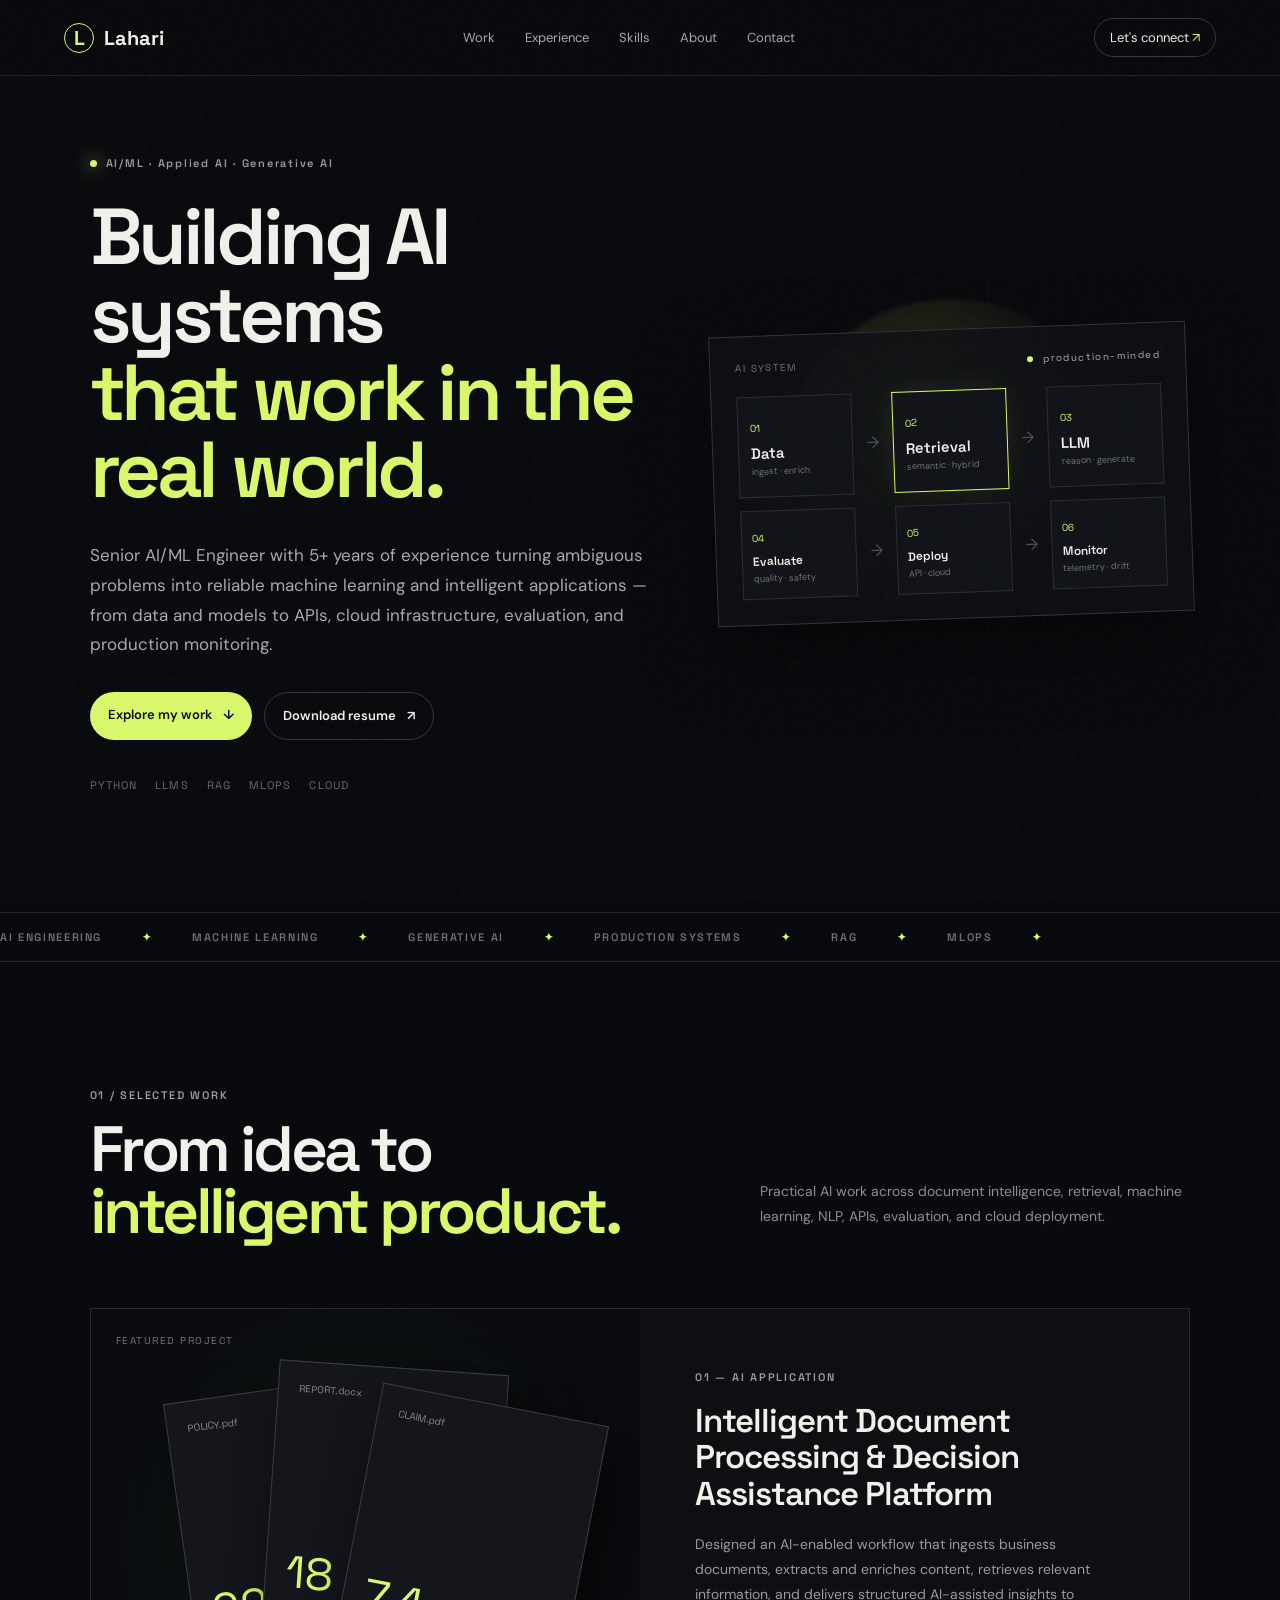
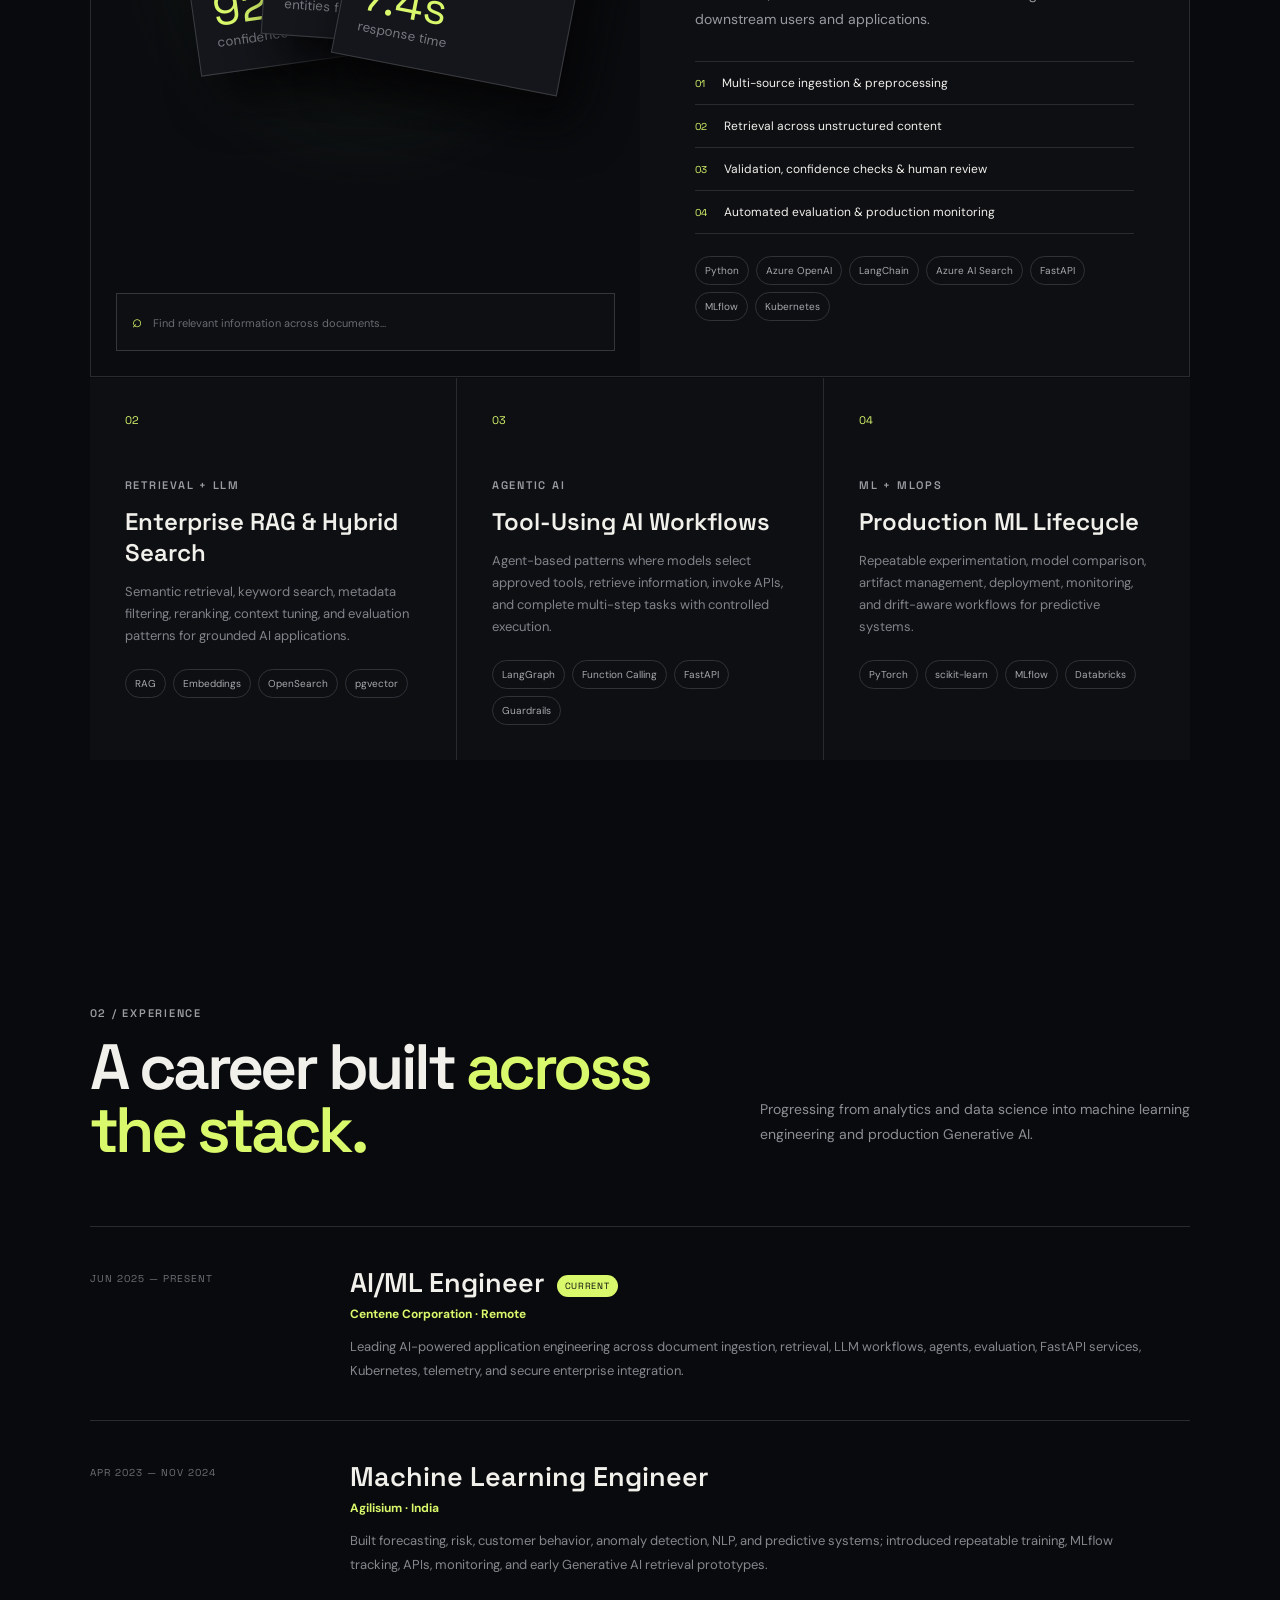
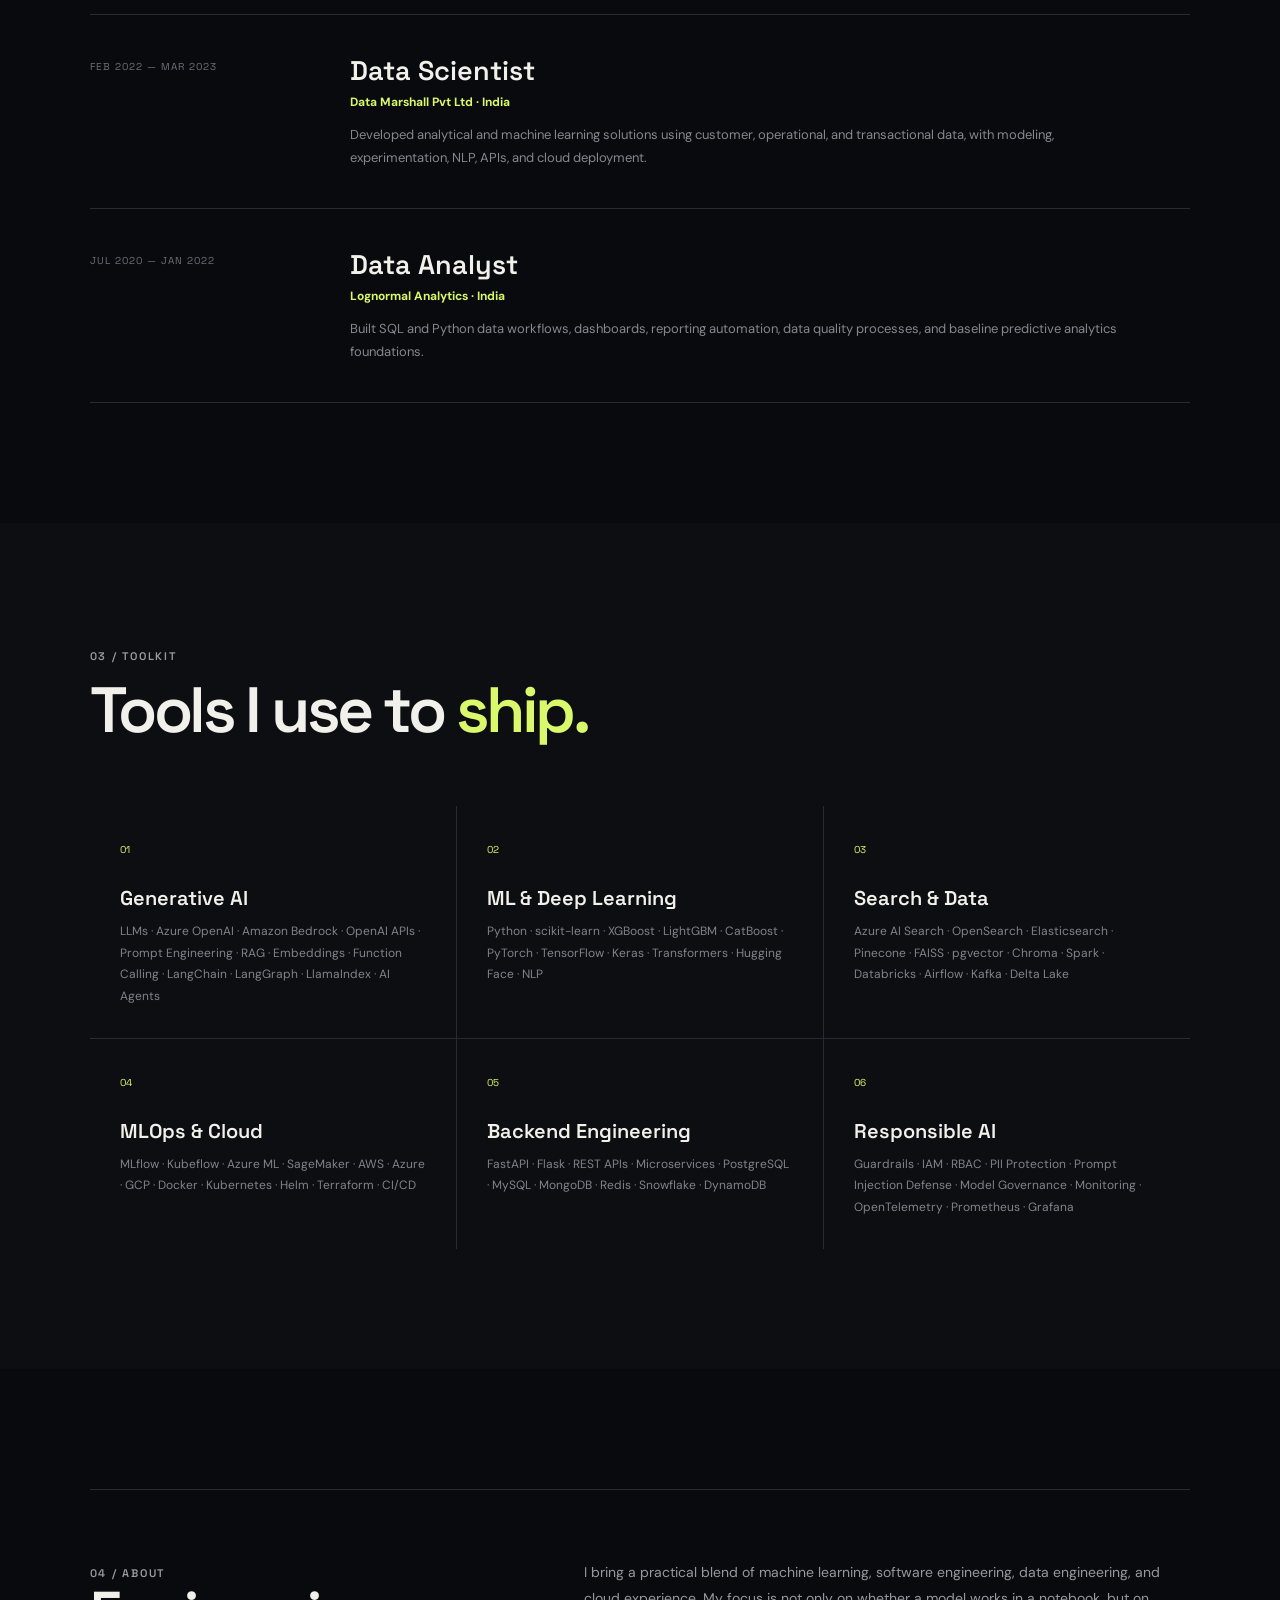
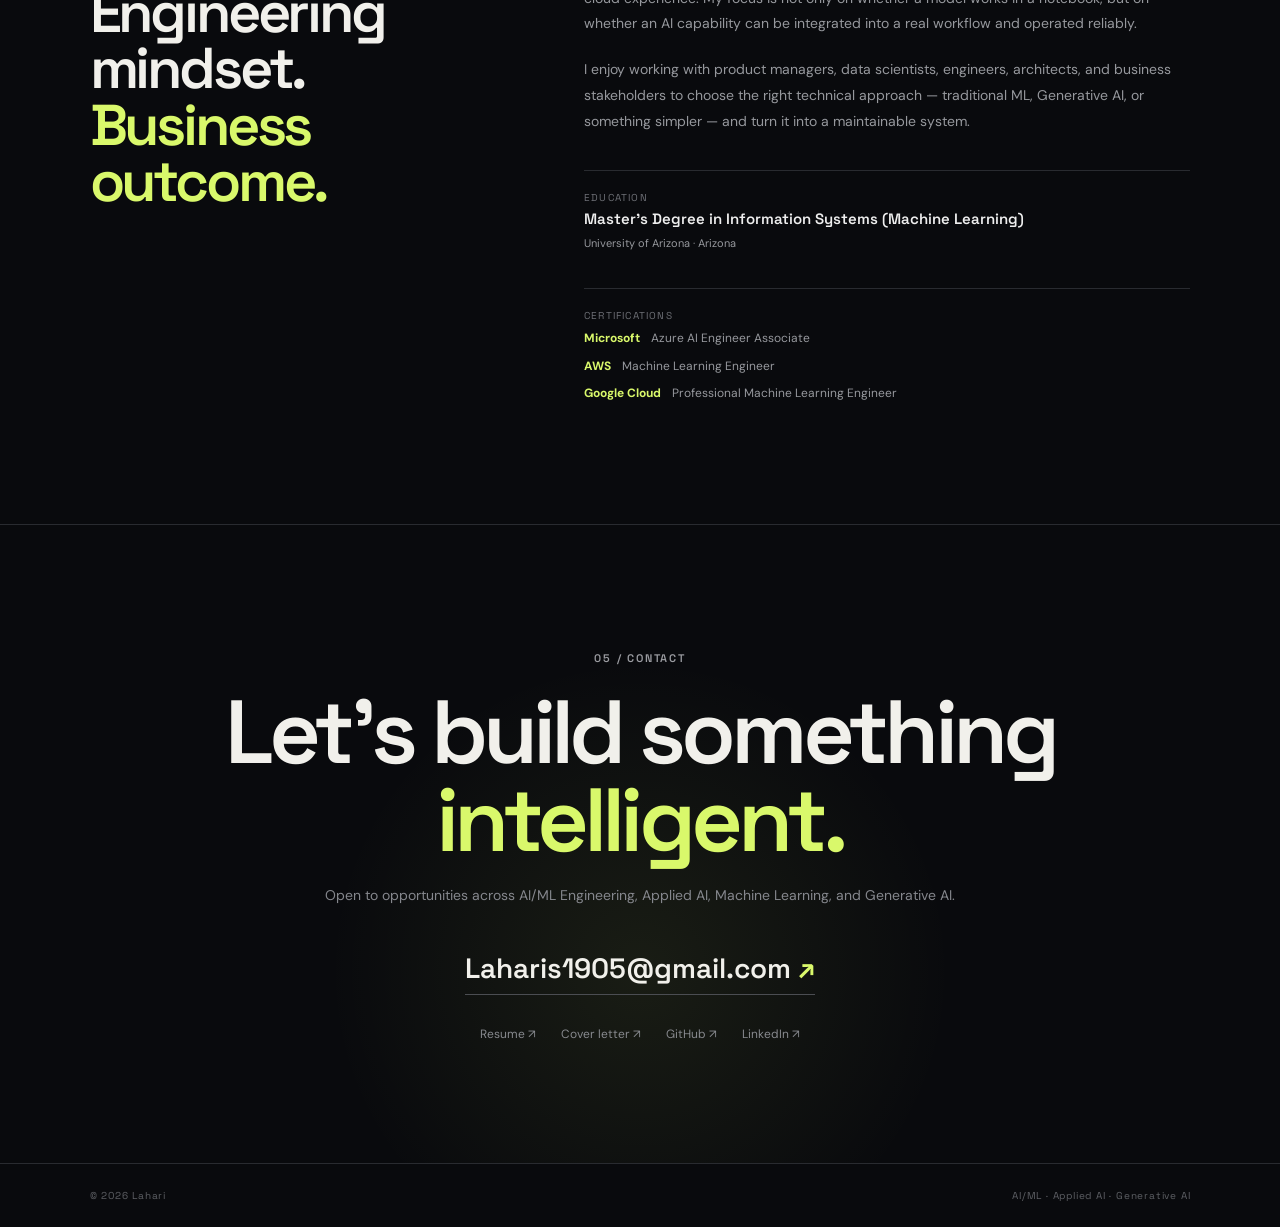
<file: index.html>
<!doctype html>
<html lang="en">
<head>
  <meta charset="UTF-8" />
  <meta name="viewport" content="width=device-width, initial-scale=1.0" />
  <meta name="description" content="Lahari — Senior AI/ML Engineer, Applied AI Engineer, Generative AI Engineer." />
  <title>Lahari — AI/ML Engineer</title>
  <link rel="preconnect" href="https://fonts.googleapis.com">
  <link rel="preconnect" href="https://fonts.gstatic.com" crossorigin>
  <link href="https://fonts.googleapis.com/css2?family=DM+Sans:wght@400;500;600;700&family=Space+Grotesk:wght@500;600;700&display=swap" rel="stylesheet">
  <link rel="stylesheet" href="styles.css" />
</head>
<body>
  <div class="noise"></div>
  <header class="nav">
    <a class="brand" href="#top"><span class="brand-mark">L</span><span>Lahari</span></a>
    <nav>
      <a href="#work">Work</a>
      <a href="#experience">Experience</a>
      <a href="#skills">Skills</a>
      <a href="#about">About</a>
      <a href="#contact">Contact</a>
    </nav>
    <a class="nav-cta" href="#contact">Let's connect <span>↗</span></a>
    <button class="menu" aria-label="Open menu">☰</button>
  </header>

  <main id="top">
    <section class="hero section">
      <div class="hero-copy">
        <div class="eyebrow"><span class="pulse"></span> AI/ML · Applied AI · Generative AI</div>
        <h1>Building AI systems<br><em>that work in the real world.</em></h1>
        <p class="hero-text">Senior AI/ML Engineer with 5+ years of experience turning ambiguous problems into reliable machine learning and intelligent applications — from data and models to APIs, cloud infrastructure, evaluation, and production monitoring.</p>
        <div class="hero-actions">
          <a class="button primary" href="#work">Explore my work <span>↓</span></a>
          <a class="button ghost" href="https://raw.githubusercontent.com/lakshmisatti/lahari-portfolio/main/Lahari-Resume.docx">Download resume <span>↗</span></a>
        </div>
        <div class="hero-meta">
          <span>Python</span><span>LLMs</span><span>RAG</span><span>MLOps</span><span>Cloud</span>
        </div>
      </div>
      <div class="hero-visual">
        <div class="orb"></div>
        <div class="grid-lines"></div>
        <div class="architecture-card">
          <div class="card-top"><span>AI SYSTEM</span><span class="live"><i></i> production-minded</span></div>
          <div class="flow">
            <div class="node"><b>01</b><strong>Data</strong><small>ingest · enrich</small></div>
            <div class="connector">→</div>
            <div class="node active"><b>02</b><strong>Retrieval</strong><small>semantic · hybrid</small></div>
            <div class="connector">→</div>
            <div class="node"><b>03</b><strong>LLM</strong><small>reason · generate</small></div>
          </div>
          <div class="flow second">
            <div class="node mini"><b>04</b><strong>Evaluate</strong><small>quality · safety</small></div>
            <div class="connector">→</div>
            <div class="node mini"><b>05</b><strong>Deploy</strong><small>API · cloud</small></div>
            <div class="connector">→</div>
            <div class="node mini"><b>06</b><strong>Monitor</strong><small>telemetry · drift</small></div>
          </div>
        </div>
      </div>
    </section>

    <section class="marquee"><div>AI ENGINEERING <span>✦</span> MACHINE LEARNING <span>✦</span> GENERATIVE AI <span>✦</span> PRODUCTION SYSTEMS <span>✦</span> RAG <span>✦</span> MLOPS <span>✦</span></div></section>

    <section class="section work" id="work">
      <div class="section-heading">
        <div><span class="kicker">01 / SELECTED WORK</span><h2>From idea to <em>intelligent product.</em></h2></div>
        <p>Practical AI work across document intelligence, retrieval, machine learning, NLP, APIs, evaluation, and cloud deployment.</p>
      </div>
      <article class="project-feature">
        <div class="project-visual">
          <div class="project-label">FEATURED PROJECT</div>
          <div class="doc-stack">
            <div class="doc d1"><span>POLICY.pdf</span><b>92%</b><small>confidence</small></div>
            <div class="doc d2"><span>REPORT.docx</span><b>18</b><small>entities found</small></div>
            <div class="doc d3"><span>CLAIM.pdf</span><b>7.4s</b><small>response time</small></div>
          </div>
          <div class="search-bar"><span>⌕</span> Find relevant information across documents...</div>
        </div>
        <div class="project-copy">
          <span class="kicker">01 — AI APPLICATION</span>
          <h3>Intelligent Document Processing & Decision Assistance Platform</h3>
          <p>Designed an AI-enabled workflow that ingests business documents, extracts and enriches content, retrieves relevant information, and delivers structured AI-assisted insights to downstream users and applications.</p>
          <div class="project-points">
            <div><span>01</span> Multi-source ingestion & preprocessing</div>
            <div><span>02</span> Retrieval across unstructured content</div>
            <div><span>03</span> Validation, confidence checks & human review</div>
            <div><span>04</span> Automated evaluation & production monitoring</div>
          </div>
          <div class="tags"><span>Python</span><span>Azure OpenAI</span><span>LangChain</span><span>Azure AI Search</span><span>FastAPI</span><span>MLflow</span><span>Kubernetes</span></div>
        </div>
      </article>
      <div class="project-grid">
        <article class="project-card">
          <div class="card-number">02</div>
          <span class="kicker">RETRIEVAL + LLM</span>
          <h3>Enterprise RAG & Hybrid Search</h3>
          <p>Semantic retrieval, keyword search, metadata filtering, reranking, context tuning, and evaluation patterns for grounded AI applications.</p>
          <div class="tags"><span>RAG</span><span>Embeddings</span><span>OpenSearch</span><span>pgvector</span></div>
        </article>
        <article class="project-card">
          <div class="card-number">03</div>
          <span class="kicker">AGENTIC AI</span>
          <h3>Tool-Using AI Workflows</h3>
          <p>Agent-based patterns where models select approved tools, retrieve information, invoke APIs, and complete multi-step tasks with controlled execution.</p>
          <div class="tags"><span>LangGraph</span><span>Function Calling</span><span>FastAPI</span><span>Guardrails</span></div>
        </article>
        <article class="project-card">
          <div class="card-number">04</div>
          <span class="kicker">ML + MLOPS</span>
          <h3>Production ML Lifecycle</h3>
          <p>Repeatable experimentation, model comparison, artifact management, deployment, monitoring, and drift-aware workflows for predictive systems.</p>
          <div class="tags"><span>PyTorch</span><span>scikit-learn</span><span>MLflow</span><span>Databricks</span></div>
        </article>
      </div>
    </section>

    <section class="section experience" id="experience">
      <div class="section-heading">
        <div><span class="kicker">02 / EXPERIENCE</span><h2>A career built <em>across the stack.</em></h2></div>
        <p>Progressing from analytics and data science into machine learning engineering and production Generative AI.</p>
      </div>
      <div class="timeline">
        <div class="timeline-item current">
          <div class="time">JUN 2025 — PRESENT</div>
          <div class="role"><h3>AI/ML Engineer</h3><strong>Centene Corporation · Remote</strong><p>Leading AI-powered application engineering across document ingestion, retrieval, LLM workflows, agents, evaluation, FastAPI services, Kubernetes, telemetry, and secure enterprise integration.</p></div>
        </div>
        <div class="timeline-item">
          <div class="time">APR 2023 — NOV 2024</div>
          <div class="role"><h3>Machine Learning Engineer</h3><strong>Agilisium · India</strong><p>Built forecasting, risk, customer behavior, anomaly detection, NLP, and predictive systems; introduced repeatable training, MLflow tracking, APIs, monitoring, and early Generative AI retrieval prototypes.</p></div>
        </div>
        <div class="timeline-item">
          <div class="time">FEB 2022 — MAR 2023</div>
          <div class="role"><h3>Data Scientist</h3><strong>Data Marshall Pvt Ltd · India</strong><p>Developed analytical and machine learning solutions using customer, operational, and transactional data, with modeling, experimentation, NLP, APIs, and cloud deployment.</p></div>
        </div>
        <div class="timeline-item">
          <div class="time">JUL 2020 — JAN 2022</div>
          <div class="role"><h3>Data Analyst</h3><strong>Lognormal Analytics · India</strong><p>Built SQL and Python data workflows, dashboards, reporting automation, data quality processes, and baseline predictive analytics foundations.</p></div>
        </div>
      </div>
    </section>

    <section class="section skills" id="skills">
      <div class="section-heading">
        <div><span class="kicker">03 / TOOLKIT</span><h2>Tools I use to <em>ship.</em></h2></div>
      </div>
      <div class="skills-grid">
        <div class="skill-block"><span>01</span><h3>Generative AI</h3><p>LLMs · Azure OpenAI · Amazon Bedrock · OpenAI APIs · Prompt Engineering · RAG · Embeddings · Function Calling · LangChain · LangGraph · LlamaIndex · AI Agents</p></div>
        <div class="skill-block"><span>02</span><h3>ML & Deep Learning</h3><p>Python · scikit-learn · XGBoost · LightGBM · CatBoost · PyTorch · TensorFlow · Keras · Transformers · Hugging Face · NLP</p></div>
        <div class="skill-block"><span>03</span><h3>Search & Data</h3><p>Azure AI Search · OpenSearch · Elasticsearch · Pinecone · FAISS · pgvector · Chroma · Spark · Databricks · Airflow · Kafka · Delta Lake</p></div>
        <div class="skill-block"><span>04</span><h3>MLOps & Cloud</h3><p>MLflow · Kubeflow · Azure ML · SageMaker · AWS · Azure · GCP · Docker · Kubernetes · Helm · Terraform · CI/CD</p></div>
        <div class="skill-block"><span>05</span><h3>Backend Engineering</h3><p>FastAPI · Flask · REST APIs · Microservices · PostgreSQL · MySQL · MongoDB · Redis · Snowflake · DynamoDB</p></div>
        <div class="skill-block"><span>06</span><h3>Responsible AI</h3><p>Guardrails · IAM · RBAC · PII Protection · Prompt Injection Defense · Model Governance · Monitoring · OpenTelemetry · Prometheus · Grafana</p></div>
      </div>
    </section>

    <section class="section about" id="about">
      <div class="about-card">
        <div><span class="kicker">04 / ABOUT</span><h2>Engineering mindset.<br><em>Business outcome.</em></h2></div>
        <div class="about-copy">
          <p>I bring a practical blend of machine learning, software engineering, data engineering, and cloud experience. My focus is not only on whether a model works in a notebook, but on whether an AI capability can be integrated into a real workflow and operated reliably.</p>
          <p>I enjoy working with product managers, data scientists, engineers, architects, and business stakeholders to choose the right technical approach — traditional ML, Generative AI, or something simpler — and turn it into a maintainable system.</p>
          <div class="education"><span>EDUCATION</span><strong>Master's Degree in Information Systems (Machine Learning)</strong><small>University of Arizona · Arizona</small></div>
          <div class="certs"><span>CERTIFICATIONS</span><div><b>Microsoft</b> Azure AI Engineer Associate</div><div><b>AWS</b> Machine Learning Engineer</div><div><b>Google Cloud</b> Professional Machine Learning Engineer</div></div>
        </div>
      </div>
    </section>

    <section class="section contact" id="contact">
      <div class="contact-inner">
        <span class="kicker">05 / CONTACT</span>
        <h2>Let's build something<br><em>intelligent.</em></h2>
        <p>Open to opportunities across AI/ML Engineering, Applied AI, Machine Learning, and Generative AI.</p>
        <a class="email" href="mailto:Laharis1905@gmail.com">Laharis1905@gmail.com <span>↗</span></a>
        <div class="contact-links">
          <a href="https://raw.githubusercontent.com/lakshmisatti/lahari-portfolio/main/Lahari-Resume.docx">Resume ↗</a>
          <a href="https://raw.githubusercontent.com/lakshmisatti/lahari-portfolio/main/Lahari-Cover-Letter.docx">Cover letter ↗</a>
          <a href="https://github.com/lakshmisatti" target="_blank" rel="noopener noreferrer">GitHub ↗</a>
          <a href="https://www.linkedin.com/in/llahari-s2026b" target="_blank" rel="noopener noreferrer">LinkedIn ↗</a>
        </div>
      </div>
    </section>
  </main>
  <footer><span>© 2026 Lahari</span><span>AI/ML · Applied AI · Generative AI</span></footer>
  <script src="script.js"></script>
</body>
</html>
</file>
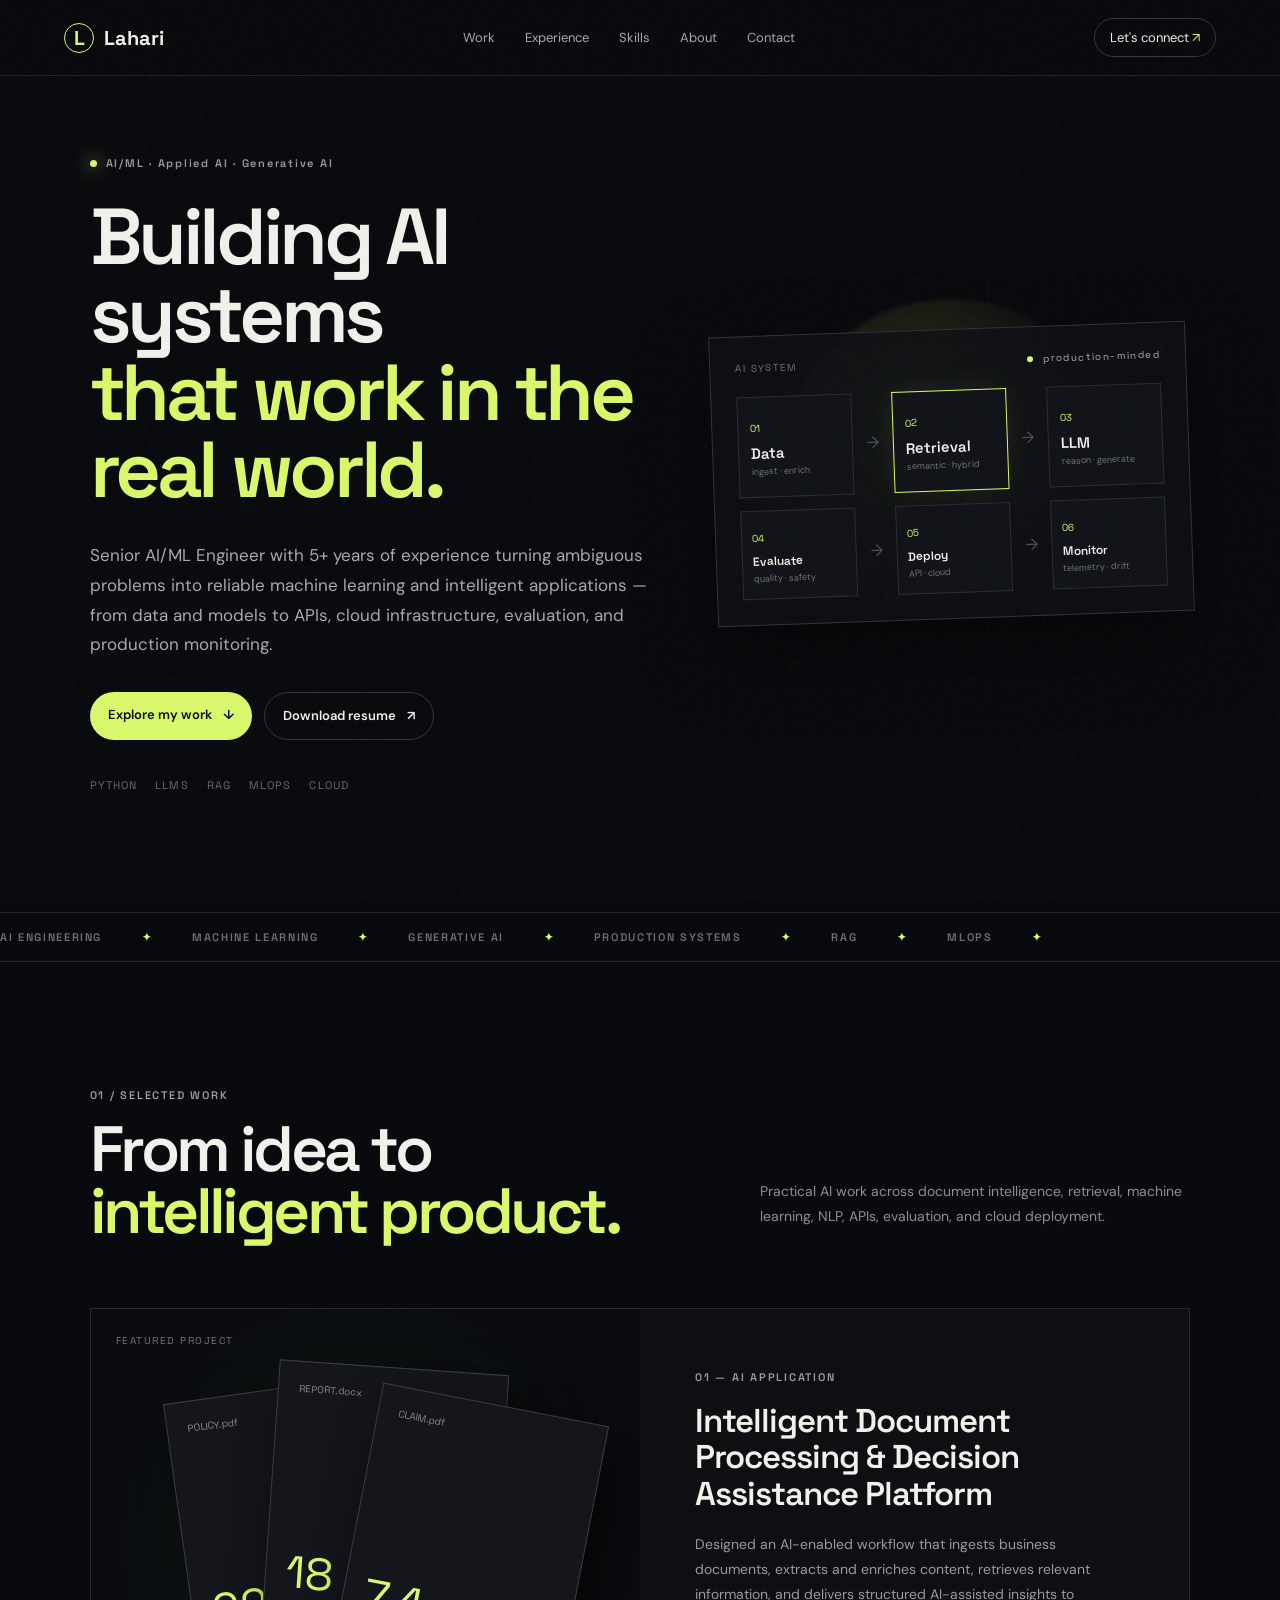
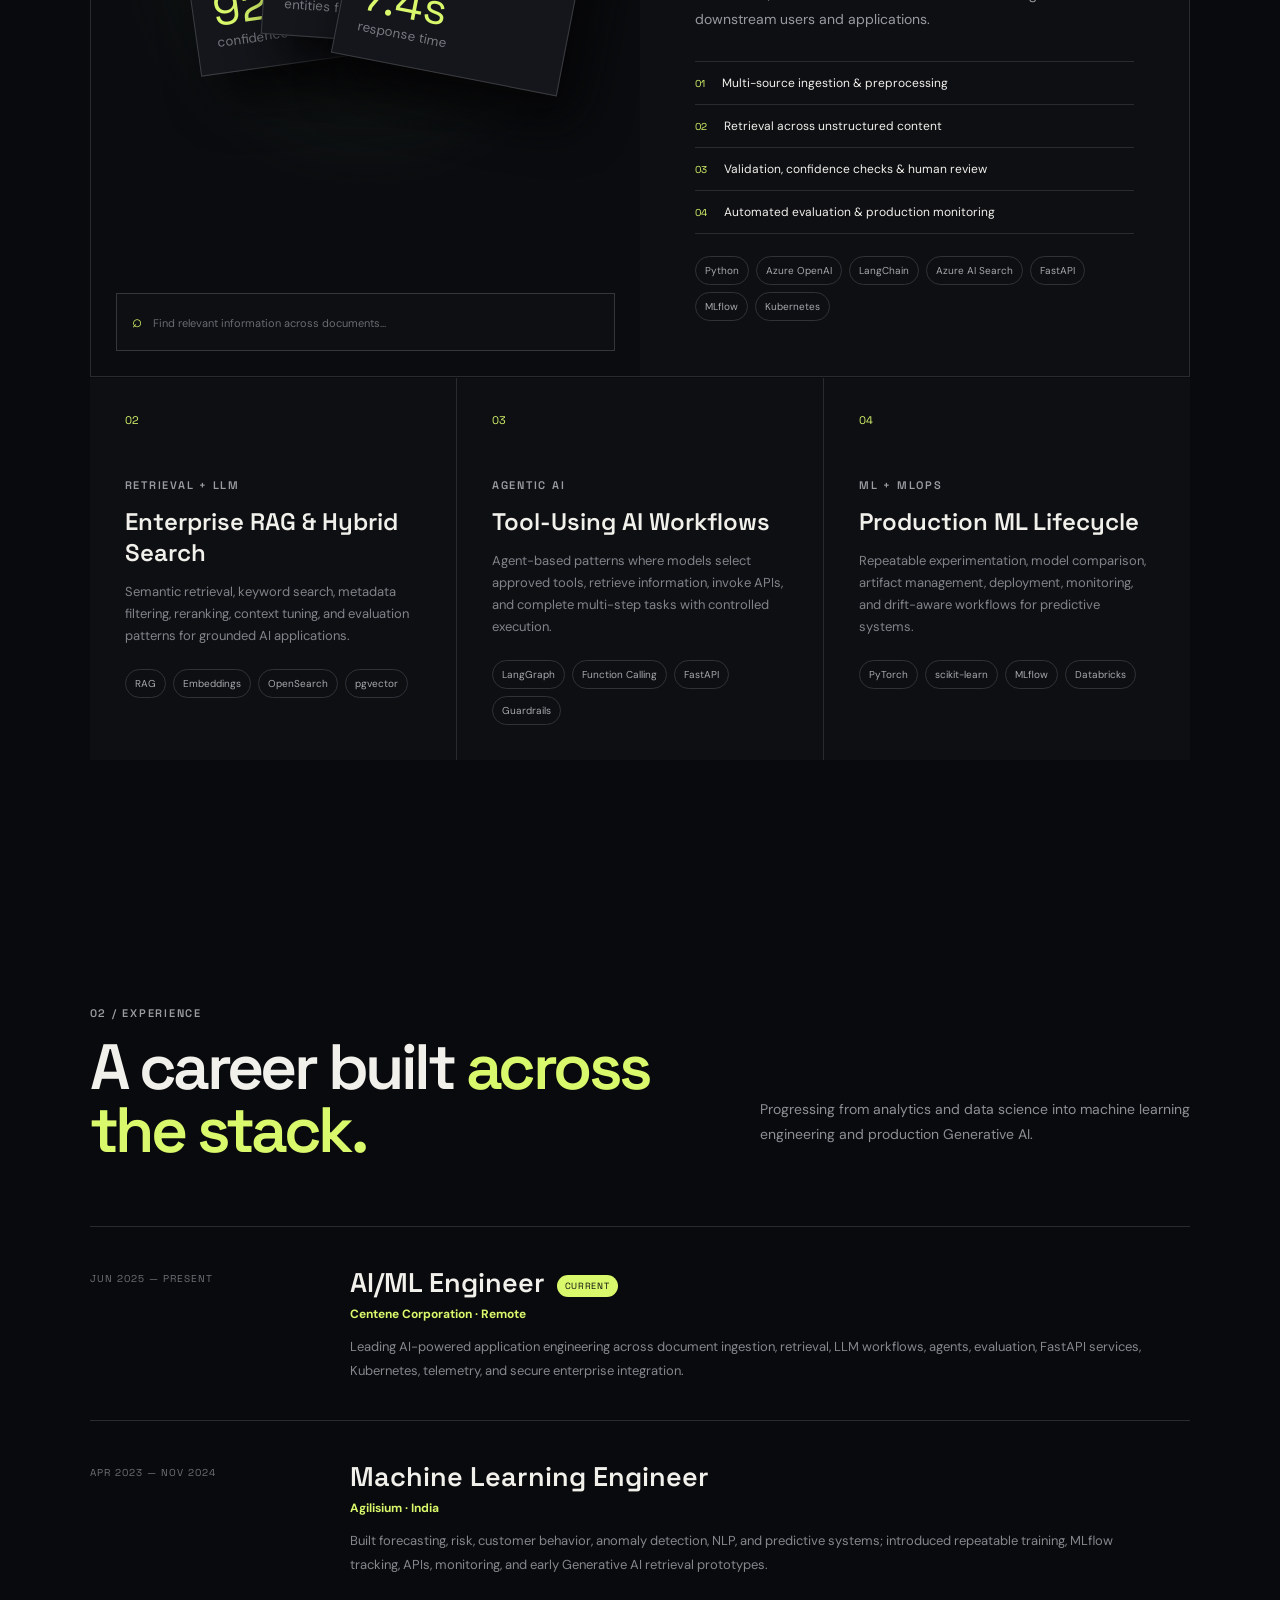
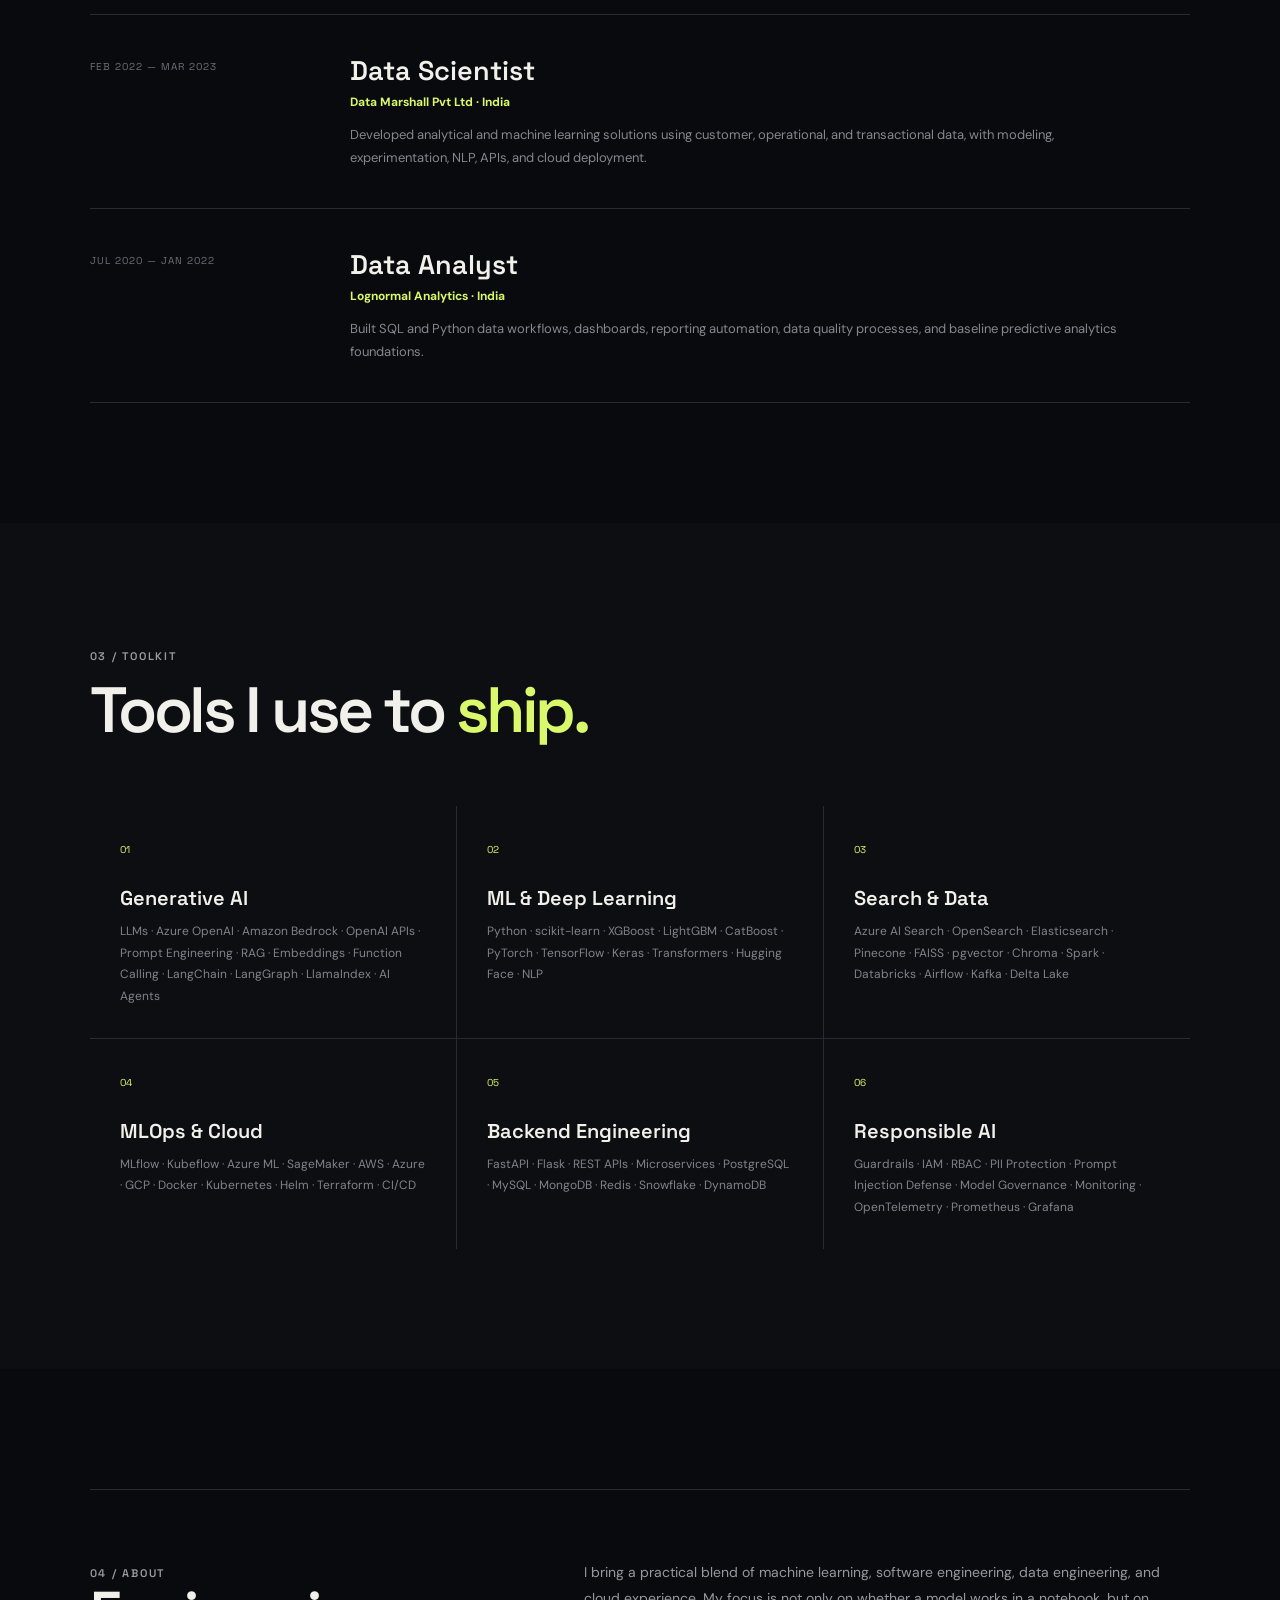
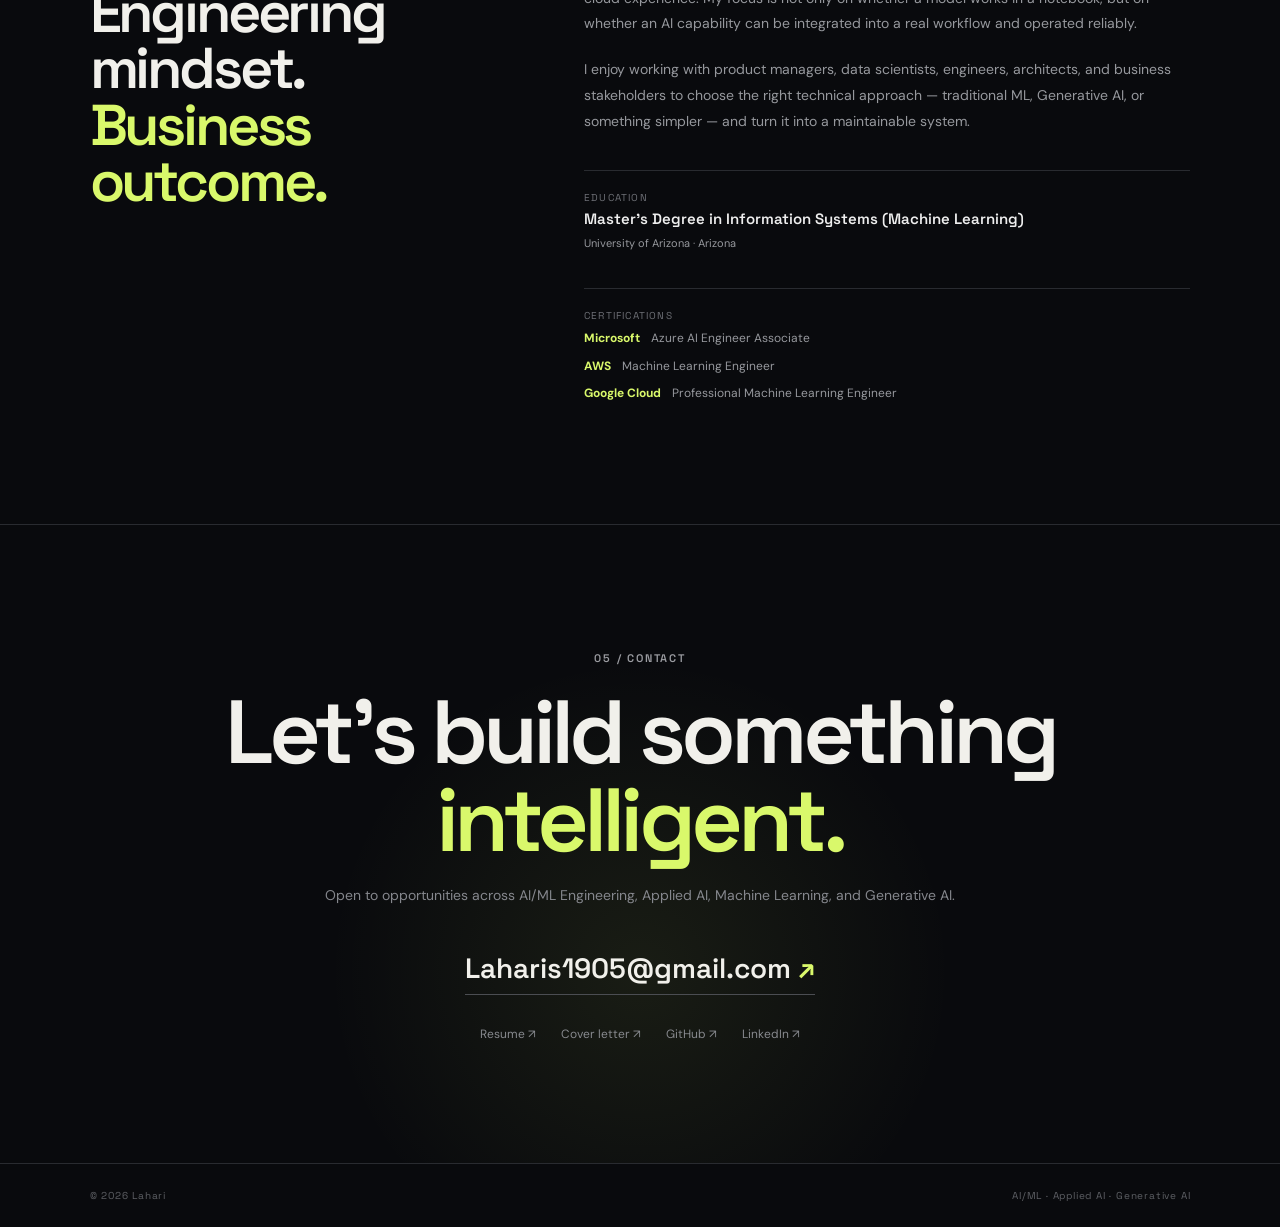
<file: index-corrected.html>
<!doctype html>
<html lang="en">
<head>
  <meta charset="UTF-8" />
  <meta name="viewport" content="width=device-width, initial-scale=1.0" />
  <meta name="description" content="Lahari — Senior AI/ML Engineer, Applied AI Engineer, Generative AI Engineer." />
  <title>Lahari — AI/ML Engineer</title>
  <link rel="preconnect" href="https://fonts.googleapis.com">
  <link rel="preconnect" href="https://fonts.gstatic.com" crossorigin>
  <link href="https://fonts.googleapis.com/css2?family=DM+Sans:wght@400;500;600;700&family=Space+Grotesk:wght@500;600;700&display=swap" rel="stylesheet">
  <link rel="stylesheet" href="styles.css" />
</head>
<body>
  <div class="noise"></div>
  <header class="nav">
    <a class="brand" href="#top"><span class="brand-mark">L</span><span>Lahari</span></a>
    <nav>
      <a href="#work">Work</a>
      <a href="#experience">Experience</a>
      <a href="#skills">Skills</a>
      <a href="#about">About</a>
      <a href="#contact">Contact</a>
    </nav>
    <a class="nav-cta" href="#contact">Let's connect <span>↗</span></a>
    <button class="menu" aria-label="Open menu">☰</button>
  </header>

  <main id="top">
    <section class="hero section">
      <div class="hero-copy">
        <div class="eyebrow"><span class="pulse"></span> AI/ML · Applied AI · Generative AI</div>
        <h1>Building AI systems<br><em>that work in the real world.</em></h1>
        <p class="hero-text">Senior AI/ML Engineer with 5+ years of experience turning ambiguous problems into reliable machine learning and intelligent applications — from data and models to APIs, cloud infrastructure, evaluation, and production monitoring.</p>
        <div class="hero-actions">
          <a class="button primary" href="#work">Explore my work <span>↓</span></a>
          <a class="button ghost" href="Lahari-Resume.docx">Download resume <span>↗</span></a>
        </div>
        <div class="hero-meta">
          <span>Python</span><span>LLMs</span><span>RAG</span><span>MLOps</span><span>Cloud</span>
        </div>
      </div>
      <div class="hero-visual">
        <div class="orb"></div>
        <div class="grid-lines"></div>
        <div class="architecture-card">
          <div class="card-top"><span>AI SYSTEM</span><span class="live"><i></i> production-minded</span></div>
          <div class="flow">
            <div class="node"><b>01</b><strong>Data</strong><small>ingest · enrich</small></div>
            <div class="connector">→</div>
            <div class="node active"><b>02</b><strong>Retrieval</strong><small>semantic · hybrid</small></div>
            <div class="connector">→</div>
            <div class="node"><b>03</b><strong>LLM</strong><small>reason · generate</small></div>
          </div>
          <div class="flow second">
            <div class="node mini"><b>04</b><strong>Evaluate</strong><small>quality · safety</small></div>
            <div class="connector">→</div>
            <div class="node mini"><b>05</b><strong>Deploy</strong><small>API · cloud</small></div>
            <div class="connector">→</div>
            <div class="node mini"><b>06</b><strong>Monitor</strong><small>telemetry · drift</small></div>
          </div>
        </div>
      </div>
    </section>

    <section class="marquee"><div>AI ENGINEERING <span>✦</span> MACHINE LEARNING <span>✦</span> GENERATIVE AI <span>✦</span> PRODUCTION SYSTEMS <span>✦</span> RAG <span>✦</span> MLOPS <span>✦</span></div></section>

    <section class="section work" id="work">
      <div class="section-heading">
        <div><span class="kicker">01 / SELECTED WORK</span><h2>From idea to <em>intelligent product.</em></h2></div>
        <p>Practical AI work across document intelligence, retrieval, machine learning, NLP, APIs, evaluation, and cloud deployment.</p>
      </div>
      <article class="project-feature">
        <div class="project-visual">
          <div class="project-label">FEATURED PROJECT</div>
          <div class="doc-stack">
            <div class="doc d1"><span>POLICY.pdf</span><b>92%</b><small>confidence</small></div>
            <div class="doc d2"><span>REPORT.docx</span><b>18</b><small>entities found</small></div>
            <div class="doc d3"><span>CLAIM.pdf</span><b>7.4s</b><small>response time</small></div>
          </div>
          <div class="search-bar"><span>⌕</span> Find relevant information across documents...</div>
        </div>
        <div class="project-copy">
          <span class="kicker">01 — AI APPLICATION</span>
          <h3>Intelligent Document Processing & Decision Assistance Platform</h3>
          <p>Designed an AI-enabled workflow that ingests business documents, extracts and enriches content, retrieves relevant information, and delivers structured AI-assisted insights to downstream users and applications.</p>
          <div class="project-points">
            <div><span>01</span> Multi-source ingestion & preprocessing</div>
            <div><span>02</span> Retrieval across unstructured content</div>
            <div><span>03</span> Validation, confidence checks & human review</div>
            <div><span>04</span> Automated evaluation & production monitoring</div>
          </div>
          <div class="tags"><span>Python</span><span>Azure OpenAI</span><span>LangChain</span><span>Azure AI Search</span><span>FastAPI</span><span>MLflow</span><span>Kubernetes</span></div>
        </div>
      </article>
      <div class="project-grid">
        <article class="project-card">
          <div class="card-number">02</div>
          <span class="kicker">RETRIEVAL + LLM</span>
          <h3>Enterprise RAG & Hybrid Search</h3>
          <p>Semantic retrieval, keyword search, metadata filtering, reranking, context tuning, and evaluation patterns for grounded AI applications.</p>
          <div class="tags"><span>RAG</span><span>Embeddings</span><span>OpenSearch</span><span>pgvector</span></div>
        </article>
        <article class="project-card">
          <div class="card-number">03</div>
          <span class="kicker">AGENTIC AI</span>
          <h3>Tool-Using AI Workflows</h3>
          <p>Agent-based patterns where models select approved tools, retrieve information, invoke APIs, and complete multi-step tasks with controlled execution.</p>
          <div class="tags"><span>LangGraph</span><span>Function Calling</span><span>FastAPI</span><span>Guardrails</span></div>
        </article>
        <article class="project-card">
          <div class="card-number">04</div>
          <span class="kicker">ML + MLOPS</span>
          <h3>Production ML Lifecycle</h3>
          <p>Repeatable experimentation, model comparison, artifact management, deployment, monitoring, and drift-aware workflows for predictive systems.</p>
          <div class="tags"><span>PyTorch</span><span>scikit-learn</span><span>MLflow</span><span>Databricks</span></div>
        </article>
      </div>
    </section>

    <section class="section experience" id="experience">
      <div class="section-heading">
        <div><span class="kicker">02 / EXPERIENCE</span><h2>A career built <em>across the stack.</em></h2></div>
        <p>Progressing from analytics and data science into machine learning engineering and production Generative AI.</p>
      </div>
      <div class="timeline">
        <div class="timeline-item current">
          <div class="time">JUN 2025 — PRESENT</div>
          <div class="role"><h3>AI/ML Engineer</h3><strong>Centene Corporation · Remote</strong><p>Leading AI-powered application engineering across document ingestion, retrieval, LLM workflows, agents, evaluation, FastAPI services, Kubernetes, telemetry, and secure enterprise integration.</p></div>
        </div>
        <div class="timeline-item">
          <div class="time">APR 2023 — NOV 2024</div>
          <div class="role"><h3>Machine Learning Engineer</h3><strong>Agilisium · India</strong><p>Built forecasting, risk, customer behavior, anomaly detection, NLP, and predictive systems; introduced repeatable training, MLflow tracking, APIs, monitoring, and early Generative AI retrieval prototypes.</p></div>
        </div>
        <div class="timeline-item">
          <div class="time">FEB 2022 — MAR 2023</div>
          <div class="role"><h3>Data Scientist</h3><strong>Data Marshall Pvt Ltd · India</strong><p>Developed analytical and machine learning solutions using customer, operational, and transactional data, with modeling, experimentation, NLP, APIs, and cloud deployment.</p></div>
        </div>
        <div class="timeline-item">
          <div class="time">JUL 2020 — JAN 2022</div>
          <div class="role"><h3>Data Analyst</h3><strong>Lognormal Analytics · India</strong><p>Built SQL and Python data workflows, dashboards, reporting automation, data quality processes, and baseline predictive analytics foundations.</p></div>
        </div>
      </div>
    </section>

    <section class="section skills" id="skills">
      <div class="section-heading">
        <div><span class="kicker">03 / TOOLKIT</span><h2>Tools I use to <em>ship.</em></h2></div>
      </div>
      <div class="skills-grid">
        <div class="skill-block"><span>01</span><h3>Generative AI</h3><p>LLMs · Azure OpenAI · Amazon Bedrock · OpenAI APIs · Prompt Engineering · RAG · Embeddings · Function Calling · LangChain · LangGraph · LlamaIndex · AI Agents</p></div>
        <div class="skill-block"><span>02</span><h3>ML & Deep Learning</h3><p>Python · scikit-learn · XGBoost · LightGBM · CatBoost · PyTorch · TensorFlow · Keras · Transformers · Hugging Face · NLP</p></div>
        <div class="skill-block"><span>03</span><h3>Search & Data</h3><p>Azure AI Search · OpenSearch · Elasticsearch · Pinecone · FAISS · pgvector · Chroma · Spark · Databricks · Airflow · Kafka · Delta Lake</p></div>
        <div class="skill-block"><span>04</span><h3>MLOps & Cloud</h3><p>MLflow · Kubeflow · Azure ML · SageMaker · AWS · Azure · GCP · Docker · Kubernetes · Helm · Terraform · CI/CD</p></div>
        <div class="skill-block"><span>05</span><h3>Backend Engineering</h3><p>FastAPI · Flask · REST APIs · Microservices · PostgreSQL · MySQL · MongoDB · Redis · Snowflake · DynamoDB</p></div>
        <div class="skill-block"><span>06</span><h3>Responsible AI</h3><p>Guardrails · IAM · RBAC · PII Protection · Prompt Injection Defense · Model Governance · Monitoring · OpenTelemetry · Prometheus · Grafana</p></div>
      </div>
    </section>

    <section class="section about" id="about">
      <div class="about-card">
        <div><span class="kicker">04 / ABOUT</span><h2>Engineering mindset.<br><em>Business outcome.</em></h2></div>
        <div class="about-copy">
          <p>I bring a practical blend of machine learning, software engineering, data engineering, and cloud experience. My focus is not only on whether a model works in a notebook, but on whether an AI capability can be integrated into a real workflow and operated reliably.</p>
          <p>I enjoy working with product managers, data scientists, engineers, architects, and business stakeholders to choose the right technical approach — traditional ML, Generative AI, or something simpler — and turn it into a maintainable system.</p>
          <div class="education"><span>EDUCATION</span><strong>Master's Degree in Information Systems (Machine Learning)</strong><small>University of Arizona · Arizona</small></div>
          <div class="certs"><span>CERTIFICATIONS</span><div><b>Microsoft</b> Azure AI Engineer Associate</div><div><b>AWS</b> Machine Learning Engineer</div><div><b>Google Cloud</b> Professional Machine Learning Engineer</div></div>
        </div>
      </div>
    </section>

    <section class="section contact" id="contact">
      <div class="contact-inner">
        <span class="kicker">05 / CONTACT</span>
        <h2>Let's build something<br><em>intelligent.</em></h2>
        <p>Open to opportunities across AI/ML Engineering, Applied AI, Machine Learning, and Generative AI.</p>
        <a class="email" href="mailto:Laharis1905@gmail.com">Laharis1905@gmail.com <span>↗</span></a>
        <div class="contact-links">
          <a href="Lahari-Resume.docx">Resume ↗</a>
          <a href="Lahari-Cover-Letter.docx">Cover letter ↗</a>
          <a href="https://github.com/" target="_blank" rel="noopener">GitHub ↗</a>
          <a href="https://www.linkedin.com/" target="_blank" rel="noopener">LinkedIn ↗</a>
        </div>
      </div>
    </section>
  </main>
  <footer><span>© 2026 Lahari</span><span>AI/ML · Applied AI · Generative AI</span></footer>
  <script src="script.js"></script>
</body>
</html>
</file>
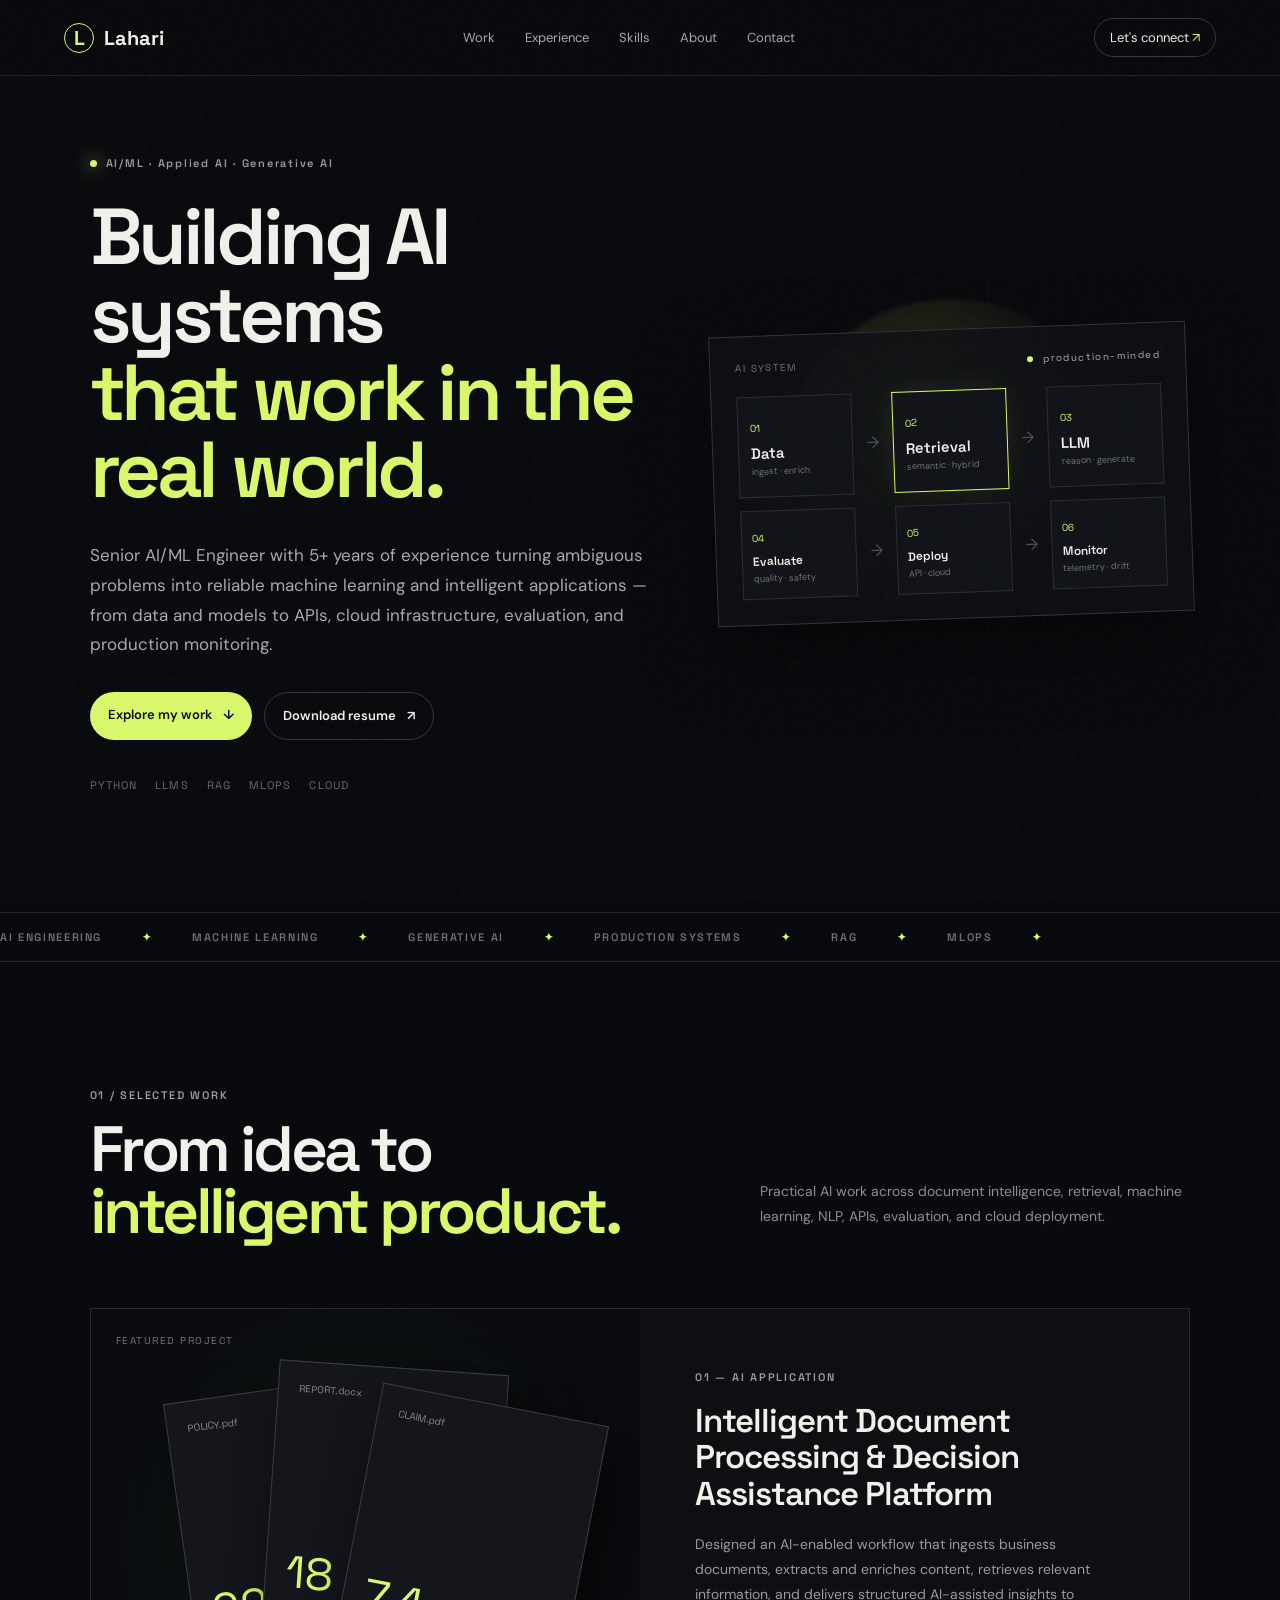
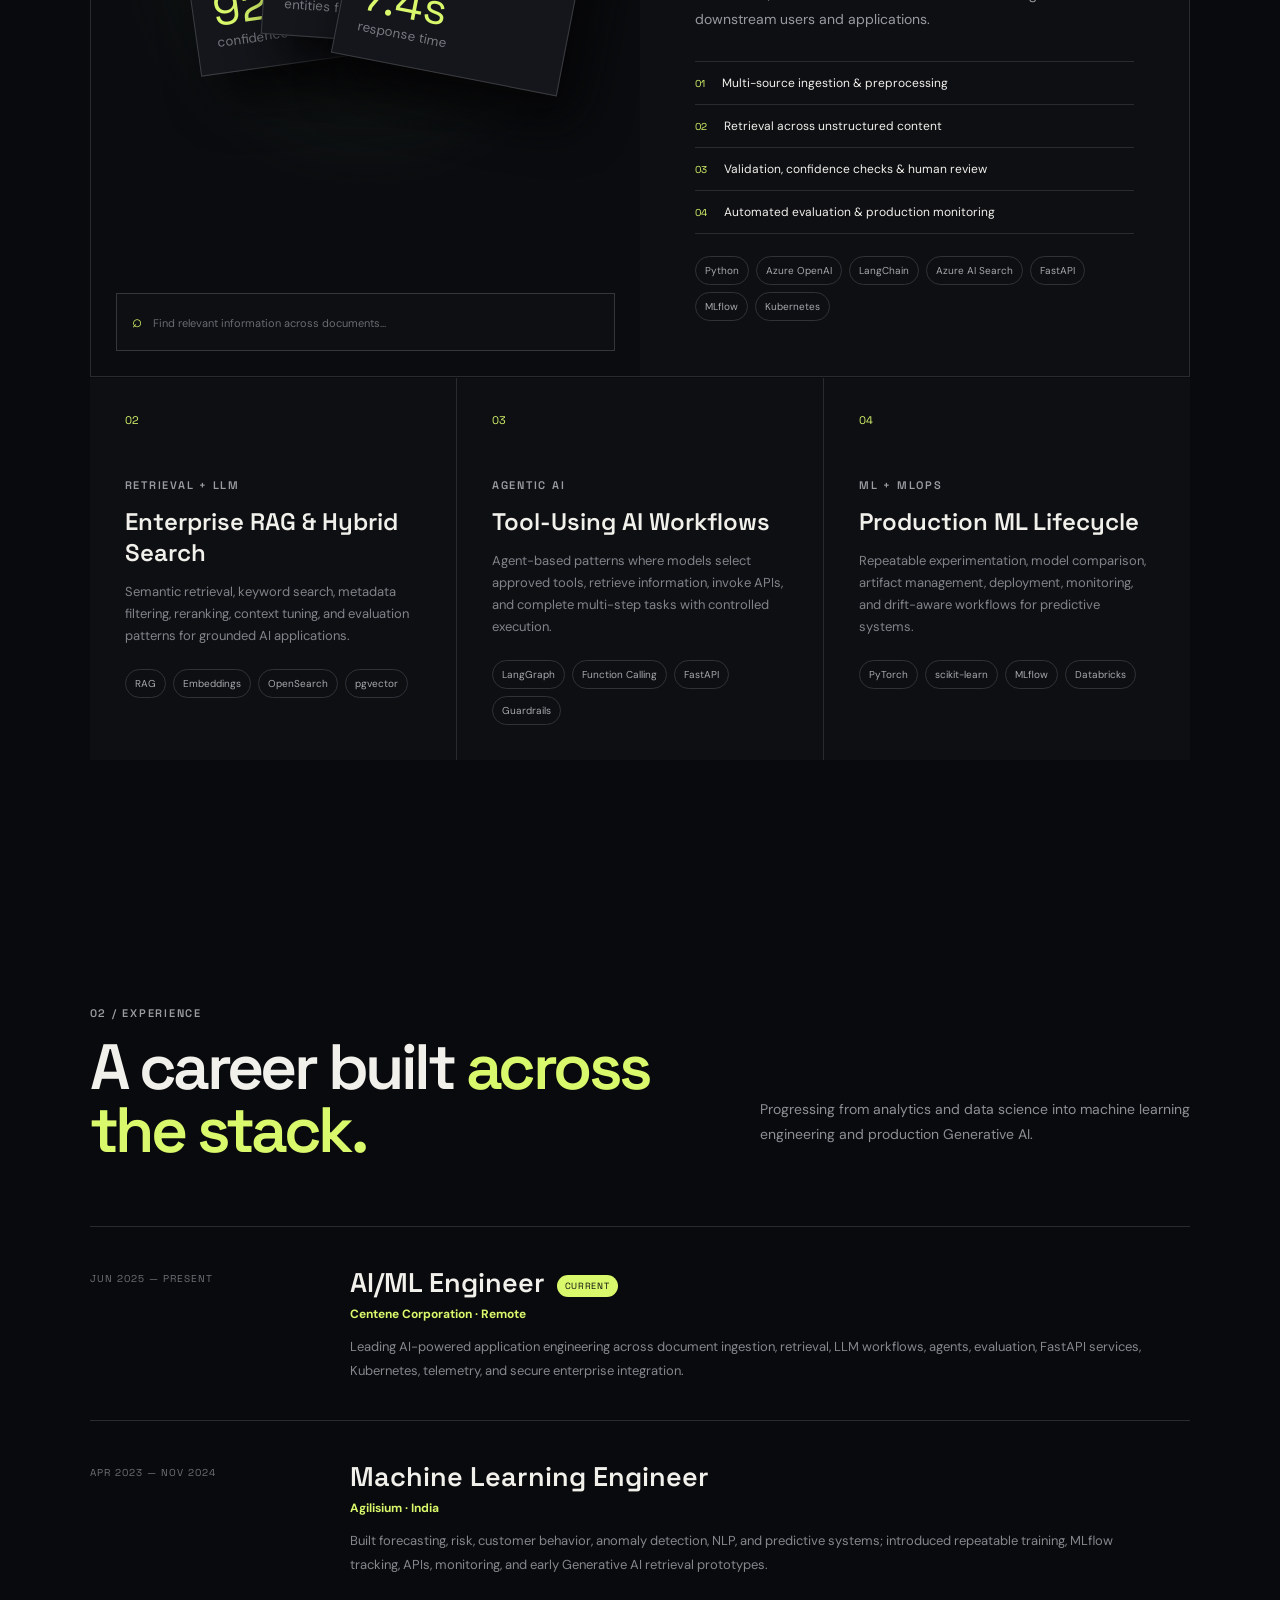
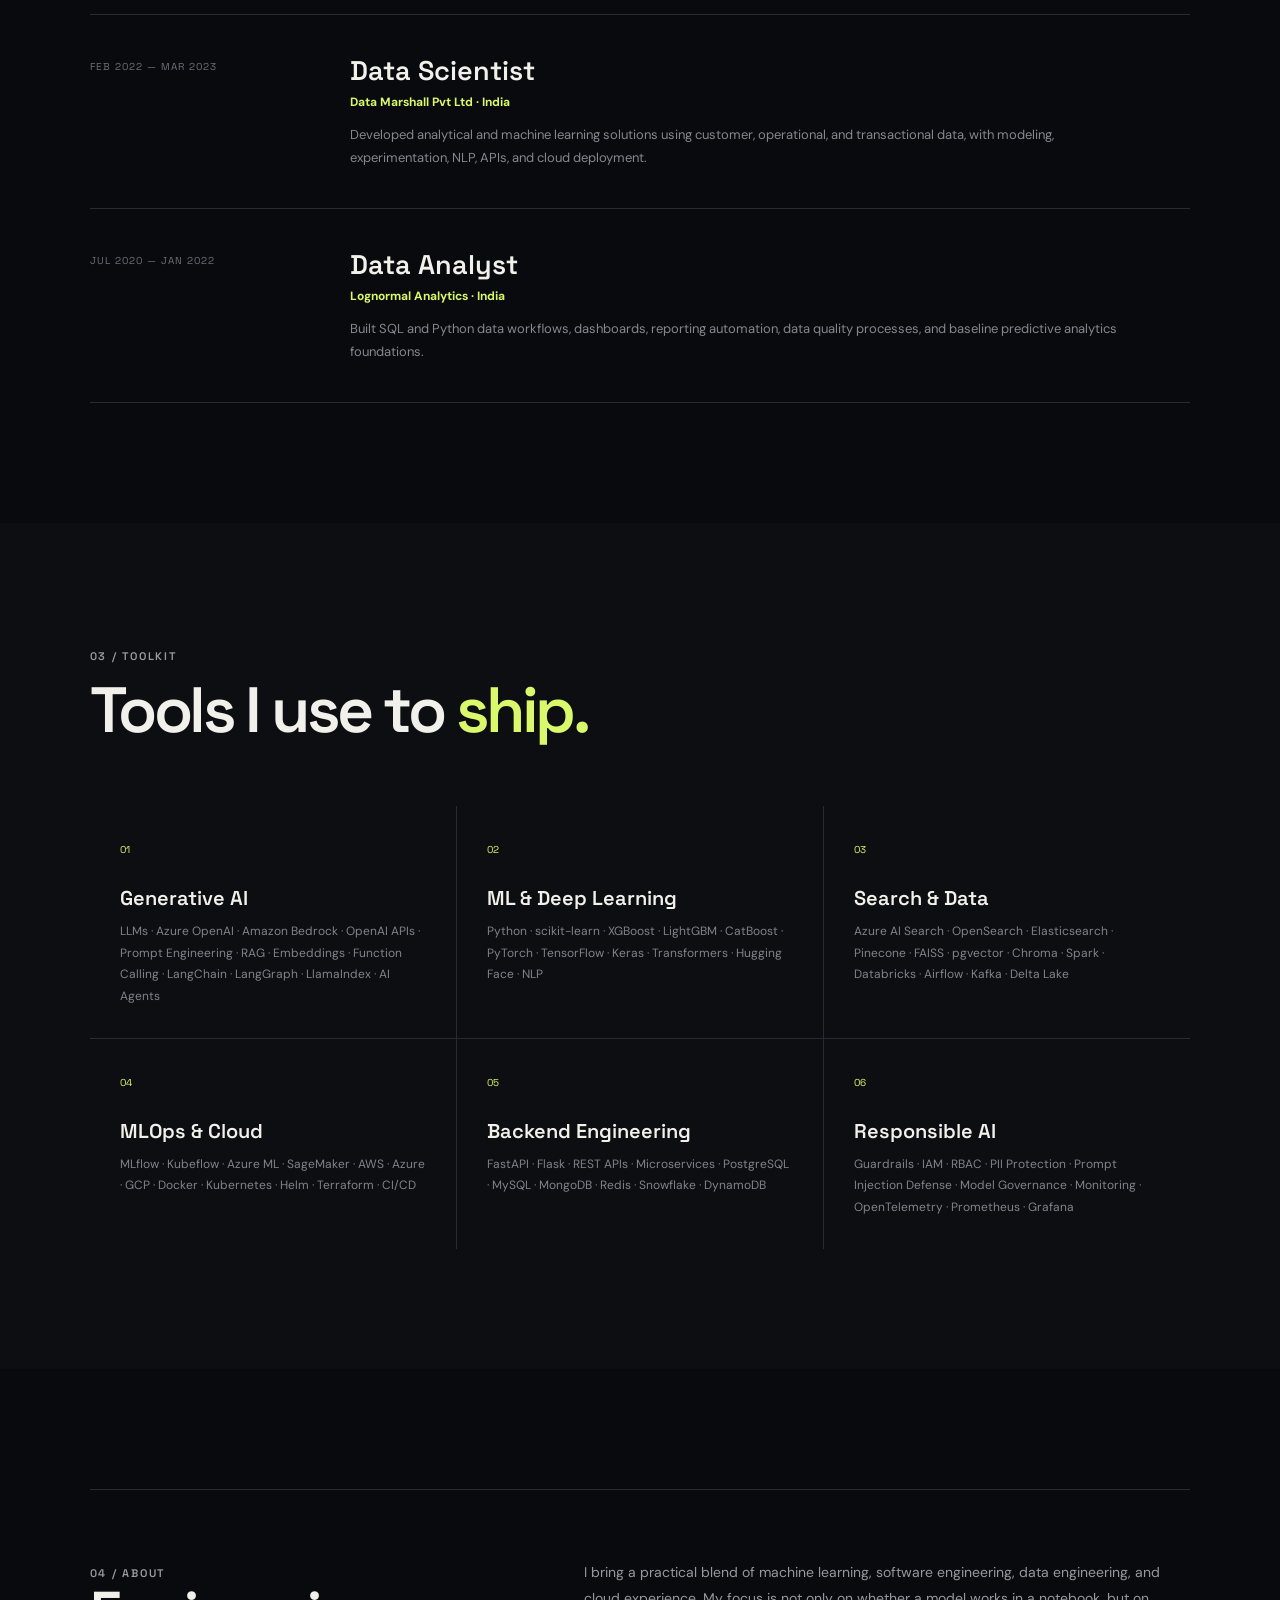
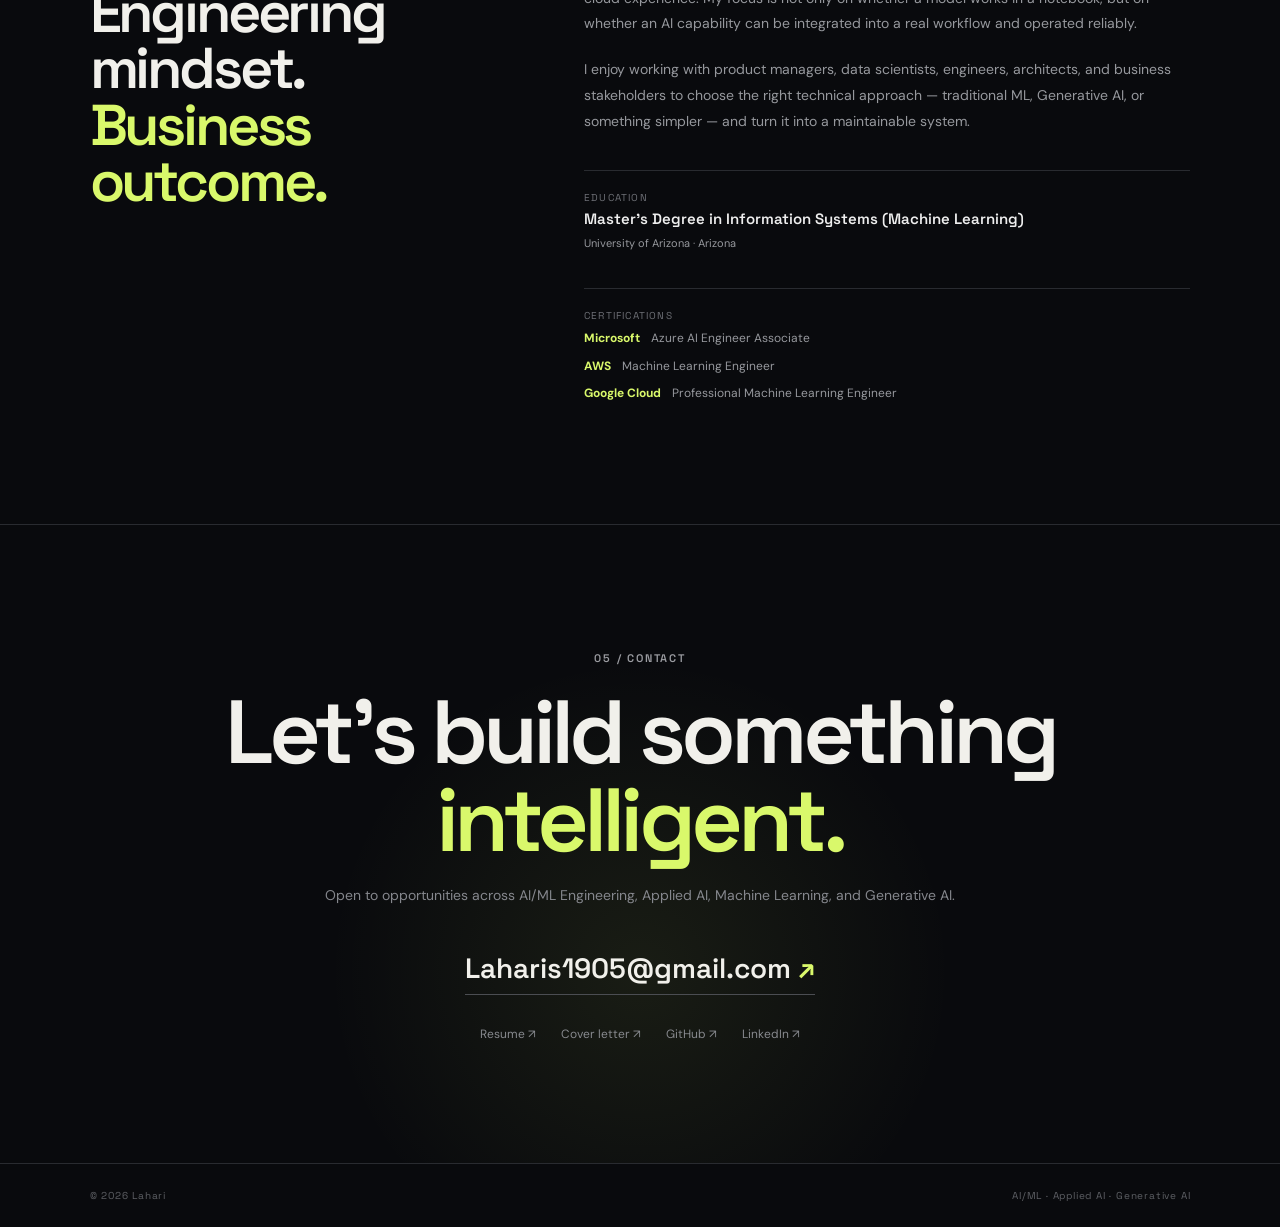
<file: index-final-social-links.html>
<!doctype html>
<html lang="en">
<head>
  <meta charset="UTF-8" />
  <meta name="viewport" content="width=device-width, initial-scale=1.0" />
  <meta name="description" content="Lahari — Senior AI/ML Engineer, Applied AI Engineer, Generative AI Engineer." />
  <title>Lahari — AI/ML Engineer</title>
  <link rel="preconnect" href="https://fonts.googleapis.com">
  <link rel="preconnect" href="https://fonts.gstatic.com" crossorigin>
  <link href="https://fonts.googleapis.com/css2?family=DM+Sans:wght@400;500;600;700&family=Space+Grotesk:wght@500;600;700&display=swap" rel="stylesheet">
  <link rel="stylesheet" href="styles.css" />
</head>
<body>
  <div class="noise"></div>
  <header class="nav">
    <a class="brand" href="#top"><span class="brand-mark">L</span><span>Lahari</span></a>
    <nav>
      <a href="#work">Work</a>
      <a href="#experience">Experience</a>
      <a href="#skills">Skills</a>
      <a href="#about">About</a>
      <a href="#contact">Contact</a>
    </nav>
    <a class="nav-cta" href="#contact">Let's connect <span>↗</span></a>
    <button class="menu" aria-label="Open menu">☰</button>
  </header>

  <main id="top">
    <section class="hero section">
      <div class="hero-copy">
        <div class="eyebrow"><span class="pulse"></span> AI/ML · Applied AI · Generative AI</div>
        <h1>Building AI systems<br><em>that work in the real world.</em></h1>
        <p class="hero-text">Senior AI/ML Engineer with 5+ years of experience turning ambiguous problems into reliable machine learning and intelligent applications — from data and models to APIs, cloud infrastructure, evaluation, and production monitoring.</p>
        <div class="hero-actions">
          <a class="button primary" href="#work">Explore my work <span>↓</span></a>
          <a class="button ghost" href="https://raw.githubusercontent.com/lakshmisatti/lahari-portfolio/main/Lahari-Resume.docx">Download resume <span>↗</span></a>
        </div>
        <div class="hero-meta">
          <span>Python</span><span>LLMs</span><span>RAG</span><span>MLOps</span><span>Cloud</span>
        </div>
      </div>
      <div class="hero-visual">
        <div class="orb"></div>
        <div class="grid-lines"></div>
        <div class="architecture-card">
          <div class="card-top"><span>AI SYSTEM</span><span class="live"><i></i> production-minded</span></div>
          <div class="flow">
            <div class="node"><b>01</b><strong>Data</strong><small>ingest · enrich</small></div>
            <div class="connector">→</div>
            <div class="node active"><b>02</b><strong>Retrieval</strong><small>semantic · hybrid</small></div>
            <div class="connector">→</div>
            <div class="node"><b>03</b><strong>LLM</strong><small>reason · generate</small></div>
          </div>
          <div class="flow second">
            <div class="node mini"><b>04</b><strong>Evaluate</strong><small>quality · safety</small></div>
            <div class="connector">→</div>
            <div class="node mini"><b>05</b><strong>Deploy</strong><small>API · cloud</small></div>
            <div class="connector">→</div>
            <div class="node mini"><b>06</b><strong>Monitor</strong><small>telemetry · drift</small></div>
          </div>
        </div>
      </div>
    </section>

    <section class="marquee"><div>AI ENGINEERING <span>✦</span> MACHINE LEARNING <span>✦</span> GENERATIVE AI <span>✦</span> PRODUCTION SYSTEMS <span>✦</span> RAG <span>✦</span> MLOPS <span>✦</span></div></section>

    <section class="section work" id="work">
      <div class="section-heading">
        <div><span class="kicker">01 / SELECTED WORK</span><h2>From idea to <em>intelligent product.</em></h2></div>
        <p>Practical AI work across document intelligence, retrieval, machine learning, NLP, APIs, evaluation, and cloud deployment.</p>
      </div>
      <article class="project-feature">
        <div class="project-visual">
          <div class="project-label">FEATURED PROJECT</div>
          <div class="doc-stack">
            <div class="doc d1"><span>POLICY.pdf</span><b>92%</b><small>confidence</small></div>
            <div class="doc d2"><span>REPORT.docx</span><b>18</b><small>entities found</small></div>
            <div class="doc d3"><span>CLAIM.pdf</span><b>7.4s</b><small>response time</small></div>
          </div>
          <div class="search-bar"><span>⌕</span> Find relevant information across documents...</div>
        </div>
        <div class="project-copy">
          <span class="kicker">01 — AI APPLICATION</span>
          <h3>Intelligent Document Processing & Decision Assistance Platform</h3>
          <p>Designed an AI-enabled workflow that ingests business documents, extracts and enriches content, retrieves relevant information, and delivers structured AI-assisted insights to downstream users and applications.</p>
          <div class="project-points">
            <div><span>01</span> Multi-source ingestion & preprocessing</div>
            <div><span>02</span> Retrieval across unstructured content</div>
            <div><span>03</span> Validation, confidence checks & human review</div>
            <div><span>04</span> Automated evaluation & production monitoring</div>
          </div>
          <div class="tags"><span>Python</span><span>Azure OpenAI</span><span>LangChain</span><span>Azure AI Search</span><span>FastAPI</span><span>MLflow</span><span>Kubernetes</span></div>
        </div>
      </article>
      <div class="project-grid">
        <article class="project-card">
          <div class="card-number">02</div>
          <span class="kicker">RETRIEVAL + LLM</span>
          <h3>Enterprise RAG & Hybrid Search</h3>
          <p>Semantic retrieval, keyword search, metadata filtering, reranking, context tuning, and evaluation patterns for grounded AI applications.</p>
          <div class="tags"><span>RAG</span><span>Embeddings</span><span>OpenSearch</span><span>pgvector</span></div>
        </article>
        <article class="project-card">
          <div class="card-number">03</div>
          <span class="kicker">AGENTIC AI</span>
          <h3>Tool-Using AI Workflows</h3>
          <p>Agent-based patterns where models select approved tools, retrieve information, invoke APIs, and complete multi-step tasks with controlled execution.</p>
          <div class="tags"><span>LangGraph</span><span>Function Calling</span><span>FastAPI</span><span>Guardrails</span></div>
        </article>
        <article class="project-card">
          <div class="card-number">04</div>
          <span class="kicker">ML + MLOPS</span>
          <h3>Production ML Lifecycle</h3>
          <p>Repeatable experimentation, model comparison, artifact management, deployment, monitoring, and drift-aware workflows for predictive systems.</p>
          <div class="tags"><span>PyTorch</span><span>scikit-learn</span><span>MLflow</span><span>Databricks</span></div>
        </article>
      </div>
    </section>

    <section class="section experience" id="experience">
      <div class="section-heading">
        <div><span class="kicker">02 / EXPERIENCE</span><h2>A career built <em>across the stack.</em></h2></div>
        <p>Progressing from analytics and data science into machine learning engineering and production Generative AI.</p>
      </div>
      <div class="timeline">
        <div class="timeline-item current">
          <div class="time">JUN 2025 — PRESENT</div>
          <div class="role"><h3>AI/ML Engineer</h3><strong>Centene Corporation · Remote</strong><p>Leading AI-powered application engineering across document ingestion, retrieval, LLM workflows, agents, evaluation, FastAPI services, Kubernetes, telemetry, and secure enterprise integration.</p></div>
        </div>
        <div class="timeline-item">
          <div class="time">APR 2023 — NOV 2024</div>
          <div class="role"><h3>Machine Learning Engineer</h3><strong>Agilisium · India</strong><p>Built forecasting, risk, customer behavior, anomaly detection, NLP, and predictive systems; introduced repeatable training, MLflow tracking, APIs, monitoring, and early Generative AI retrieval prototypes.</p></div>
        </div>
        <div class="timeline-item">
          <div class="time">FEB 2022 — MAR 2023</div>
          <div class="role"><h3>Data Scientist</h3><strong>Data Marshall Pvt Ltd · India</strong><p>Developed analytical and machine learning solutions using customer, operational, and transactional data, with modeling, experimentation, NLP, APIs, and cloud deployment.</p></div>
        </div>
        <div class="timeline-item">
          <div class="time">JUL 2020 — JAN 2022</div>
          <div class="role"><h3>Data Analyst</h3><strong>Lognormal Analytics · India</strong><p>Built SQL and Python data workflows, dashboards, reporting automation, data quality processes, and baseline predictive analytics foundations.</p></div>
        </div>
      </div>
    </section>

    <section class="section skills" id="skills">
      <div class="section-heading">
        <div><span class="kicker">03 / TOOLKIT</span><h2>Tools I use to <em>ship.</em></h2></div>
      </div>
      <div class="skills-grid">
        <div class="skill-block"><span>01</span><h3>Generative AI</h3><p>LLMs · Azure OpenAI · Amazon Bedrock · OpenAI APIs · Prompt Engineering · RAG · Embeddings · Function Calling · LangChain · LangGraph · LlamaIndex · AI Agents</p></div>
        <div class="skill-block"><span>02</span><h3>ML & Deep Learning</h3><p>Python · scikit-learn · XGBoost · LightGBM · CatBoost · PyTorch · TensorFlow · Keras · Transformers · Hugging Face · NLP</p></div>
        <div class="skill-block"><span>03</span><h3>Search & Data</h3><p>Azure AI Search · OpenSearch · Elasticsearch · Pinecone · FAISS · pgvector · Chroma · Spark · Databricks · Airflow · Kafka · Delta Lake</p></div>
        <div class="skill-block"><span>04</span><h3>MLOps & Cloud</h3><p>MLflow · Kubeflow · Azure ML · SageMaker · AWS · Azure · GCP · Docker · Kubernetes · Helm · Terraform · CI/CD</p></div>
        <div class="skill-block"><span>05</span><h3>Backend Engineering</h3><p>FastAPI · Flask · REST APIs · Microservices · PostgreSQL · MySQL · MongoDB · Redis · Snowflake · DynamoDB</p></div>
        <div class="skill-block"><span>06</span><h3>Responsible AI</h3><p>Guardrails · IAM · RBAC · PII Protection · Prompt Injection Defense · Model Governance · Monitoring · OpenTelemetry · Prometheus · Grafana</p></div>
      </div>
    </section>

    <section class="section about" id="about">
      <div class="about-card">
        <div><span class="kicker">04 / ABOUT</span><h2>Engineering mindset.<br><em>Business outcome.</em></h2></div>
        <div class="about-copy">
          <p>I bring a practical blend of machine learning, software engineering, data engineering, and cloud experience. My focus is not only on whether a model works in a notebook, but on whether an AI capability can be integrated into a real workflow and operated reliably.</p>
          <p>I enjoy working with product managers, data scientists, engineers, architects, and business stakeholders to choose the right technical approach — traditional ML, Generative AI, or something simpler — and turn it into a maintainable system.</p>
          <div class="education"><span>EDUCATION</span><strong>Master's Degree in Information Systems (Machine Learning)</strong><small>University of Arizona · Arizona</small></div>
          <div class="certs"><span>CERTIFICATIONS</span><div><b>Microsoft</b> Azure AI Engineer Associate</div><div><b>AWS</b> Machine Learning Engineer</div><div><b>Google Cloud</b> Professional Machine Learning Engineer</div></div>
        </div>
      </div>
    </section>

    <section class="section contact" id="contact">
      <div class="contact-inner">
        <span class="kicker">05 / CONTACT</span>
        <h2>Let's build something<br><em>intelligent.</em></h2>
        <p>Open to opportunities across AI/ML Engineering, Applied AI, Machine Learning, and Generative AI.</p>
        <a class="email" href="mailto:Laharis1905@gmail.com">Laharis1905@gmail.com <span>↗</span></a>
        <div class="contact-links">
          <a href="https://raw.githubusercontent.com/lakshmisatti/lahari-portfolio/main/Lahari-Resume.docx">Resume ↗</a>
          <a href="https://raw.githubusercontent.com/lakshmisatti/lahari-portfolio/main/Lahari-Cover-Letter.docx">Cover letter ↗</a>
          <a href="https://https://github.com/lakshmisattilakshmisatti" target="_blank" rel="noopener">GitHub ↗</a>
          <a href="https://https://www.linkedin.com/in/llahari-s2026bin/llahari-s2026b" target="_blank" rel="noopener">LinkedIn ↗</a>
        </div>
      </div>
    </section>
  </main>
  <footer><span>© 2026 Lahari</span><span>AI/ML · Applied AI · Generative AI</span></footer>
  <script src="script.js"></script>
</body>
</html>
</file>
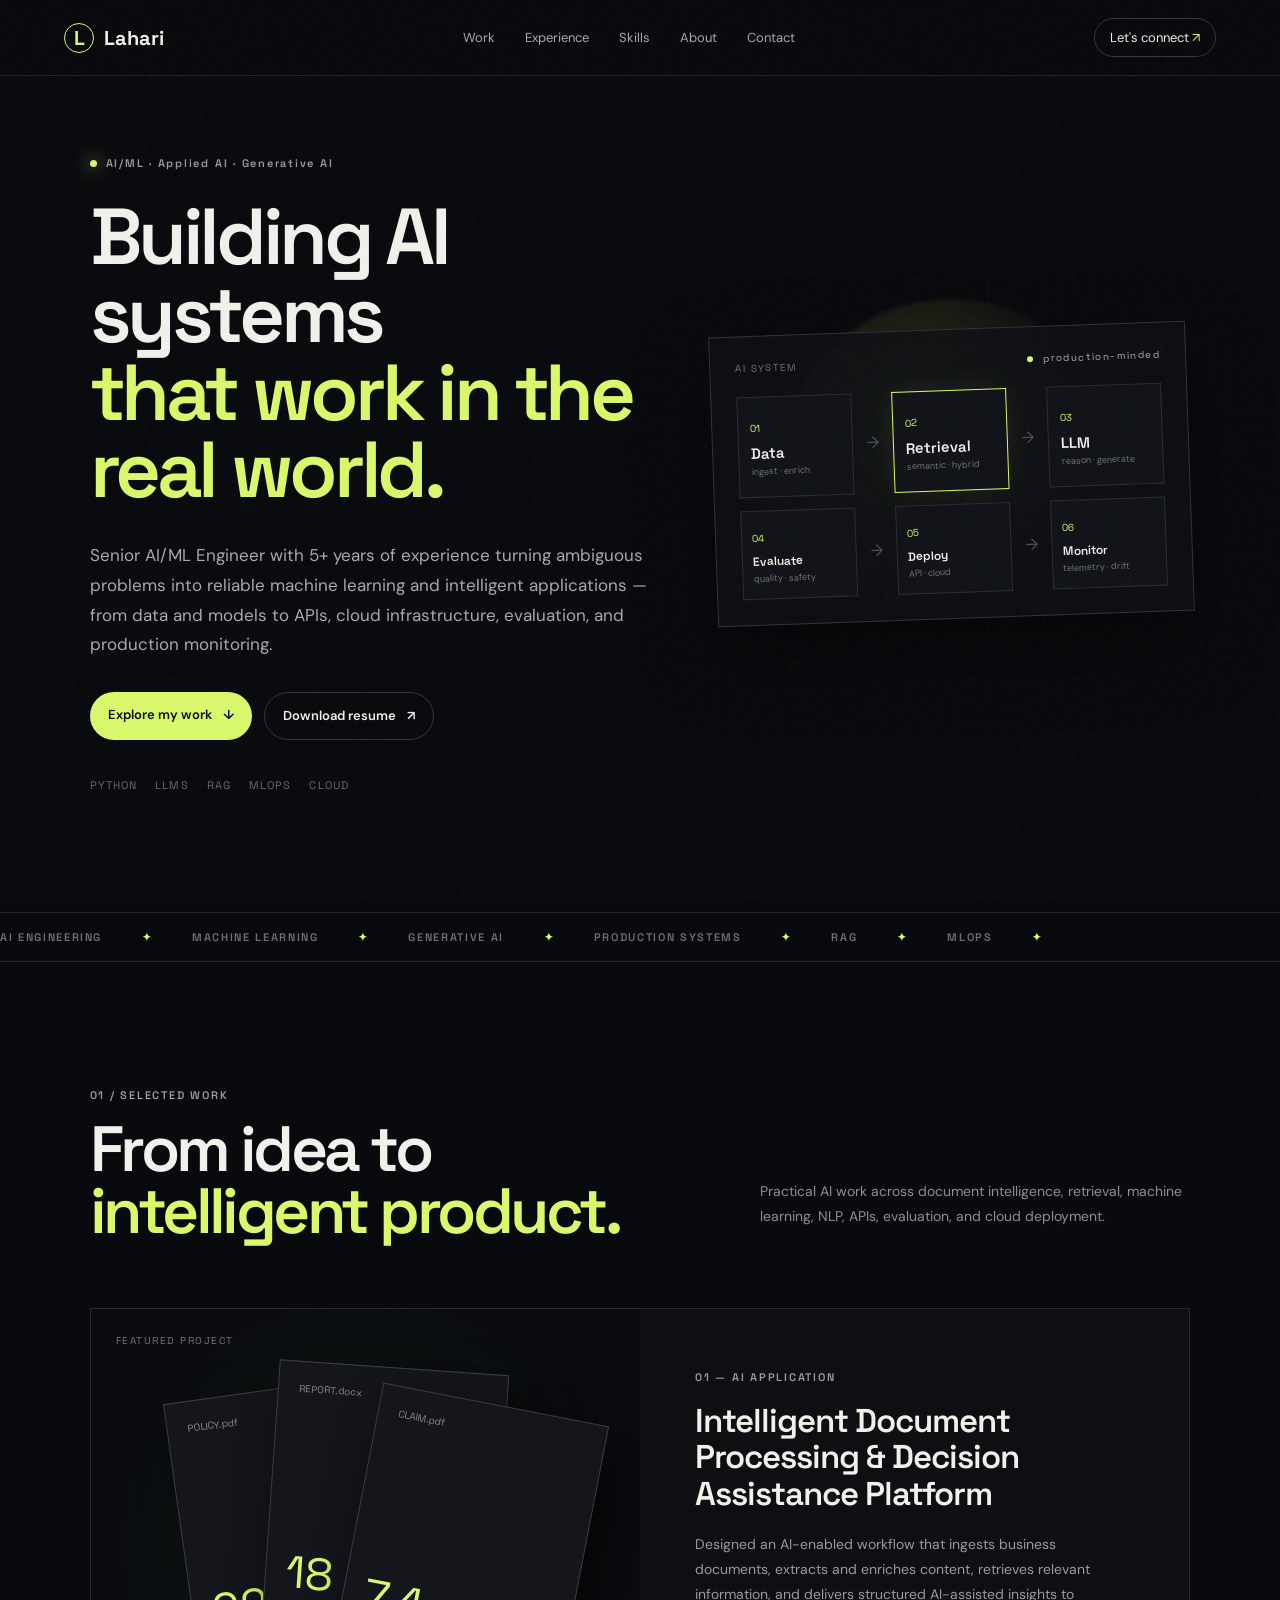
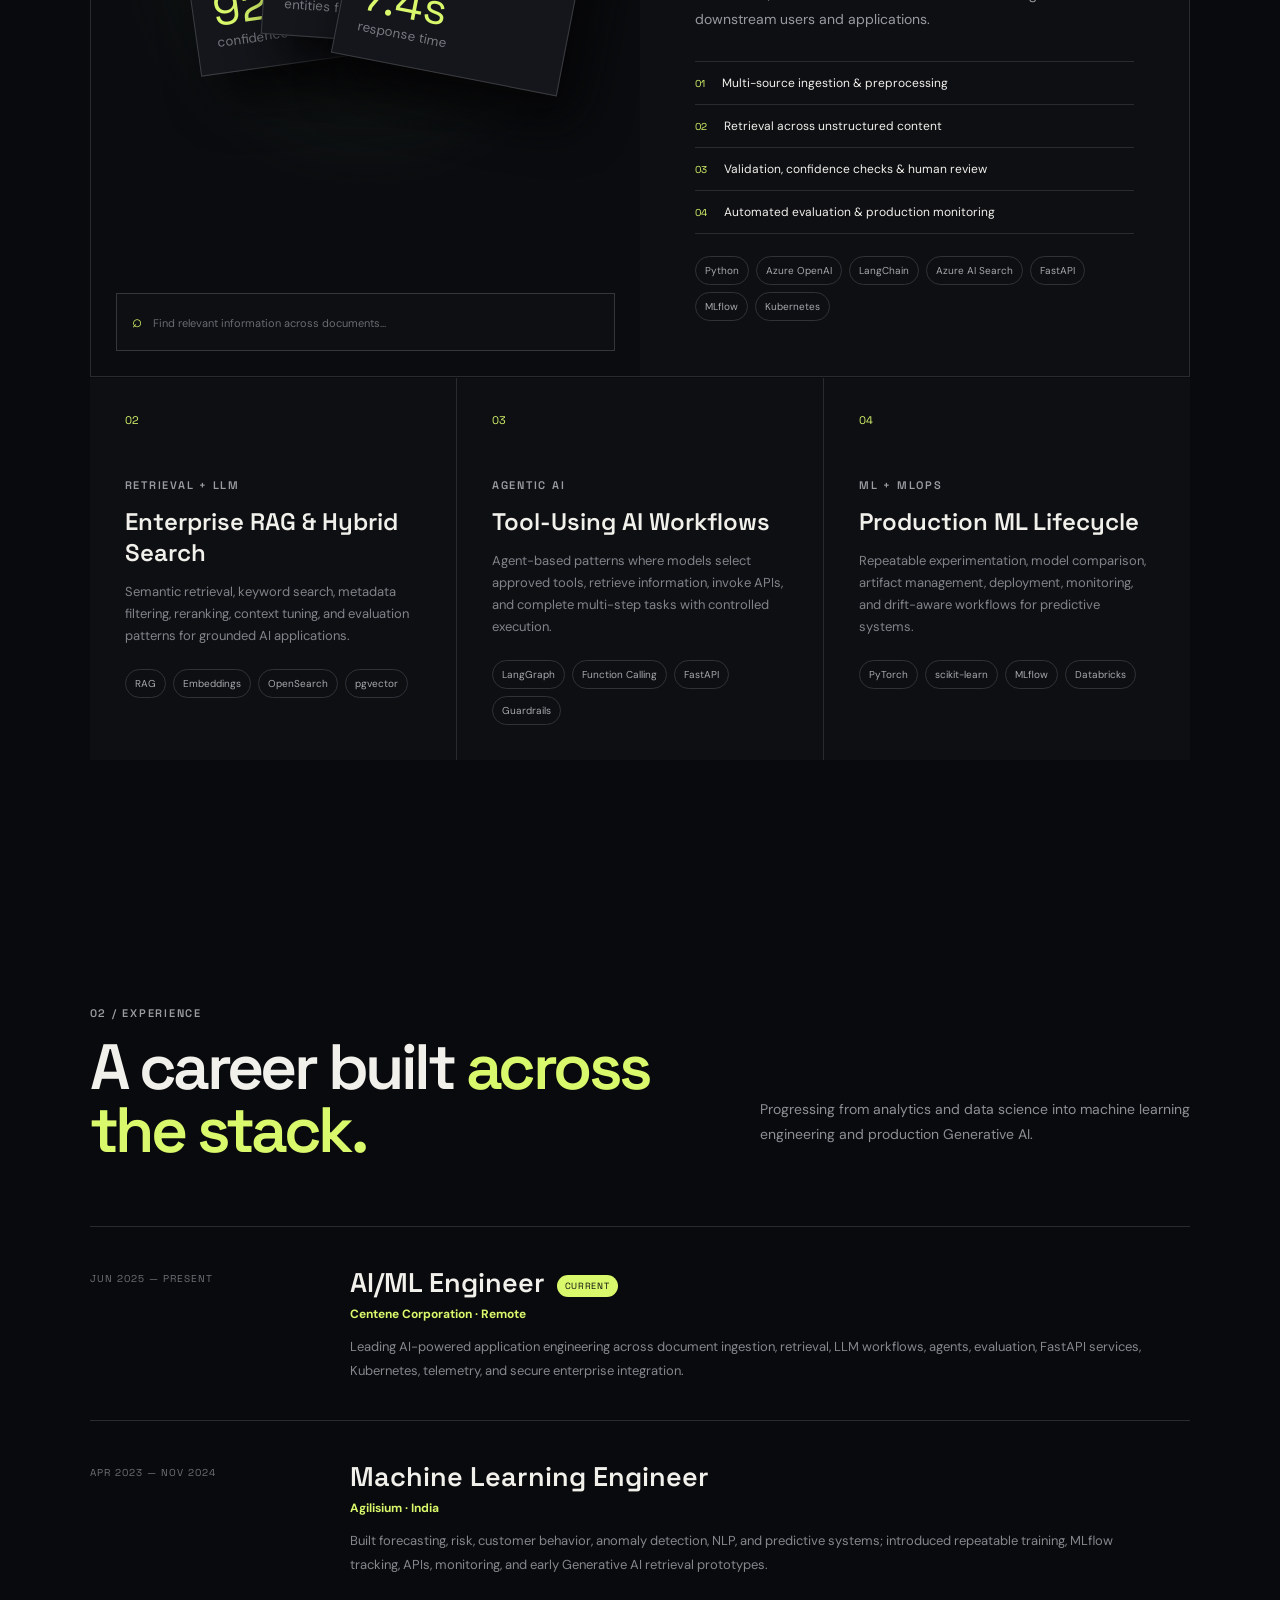
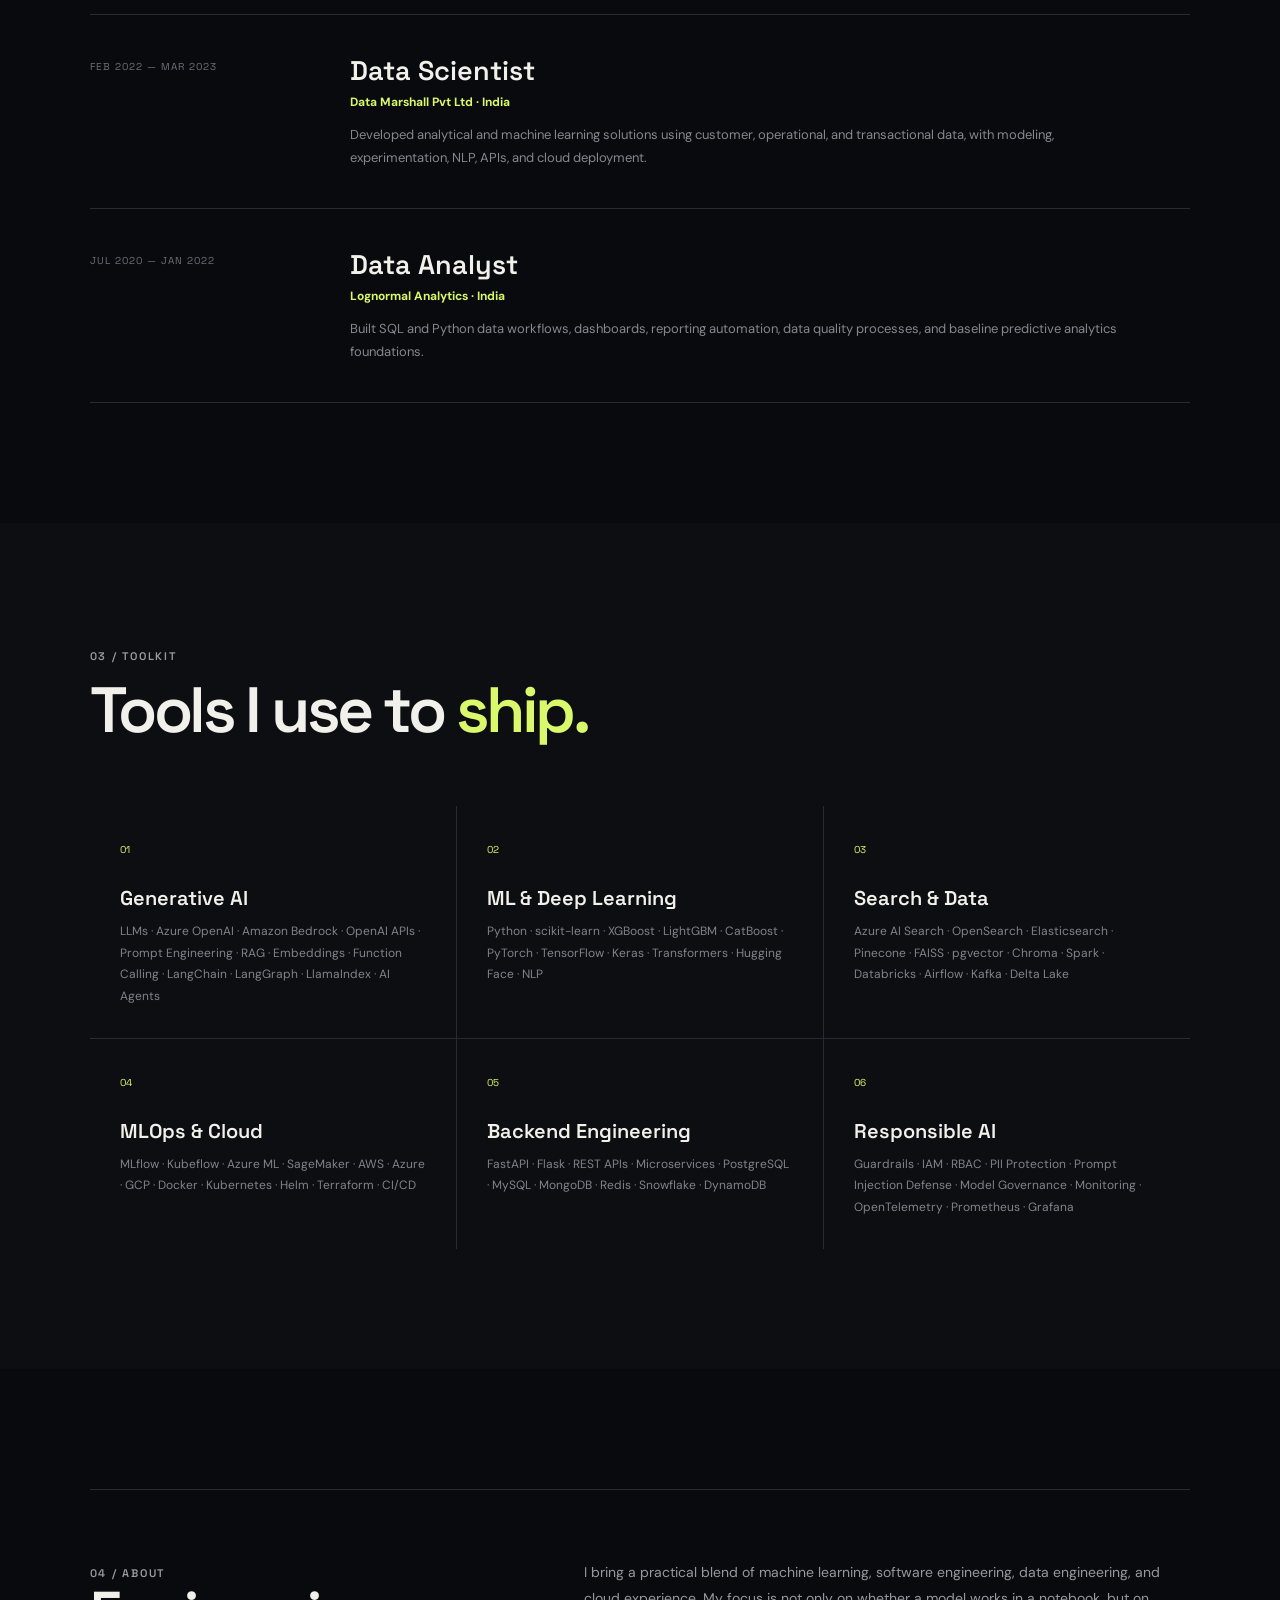
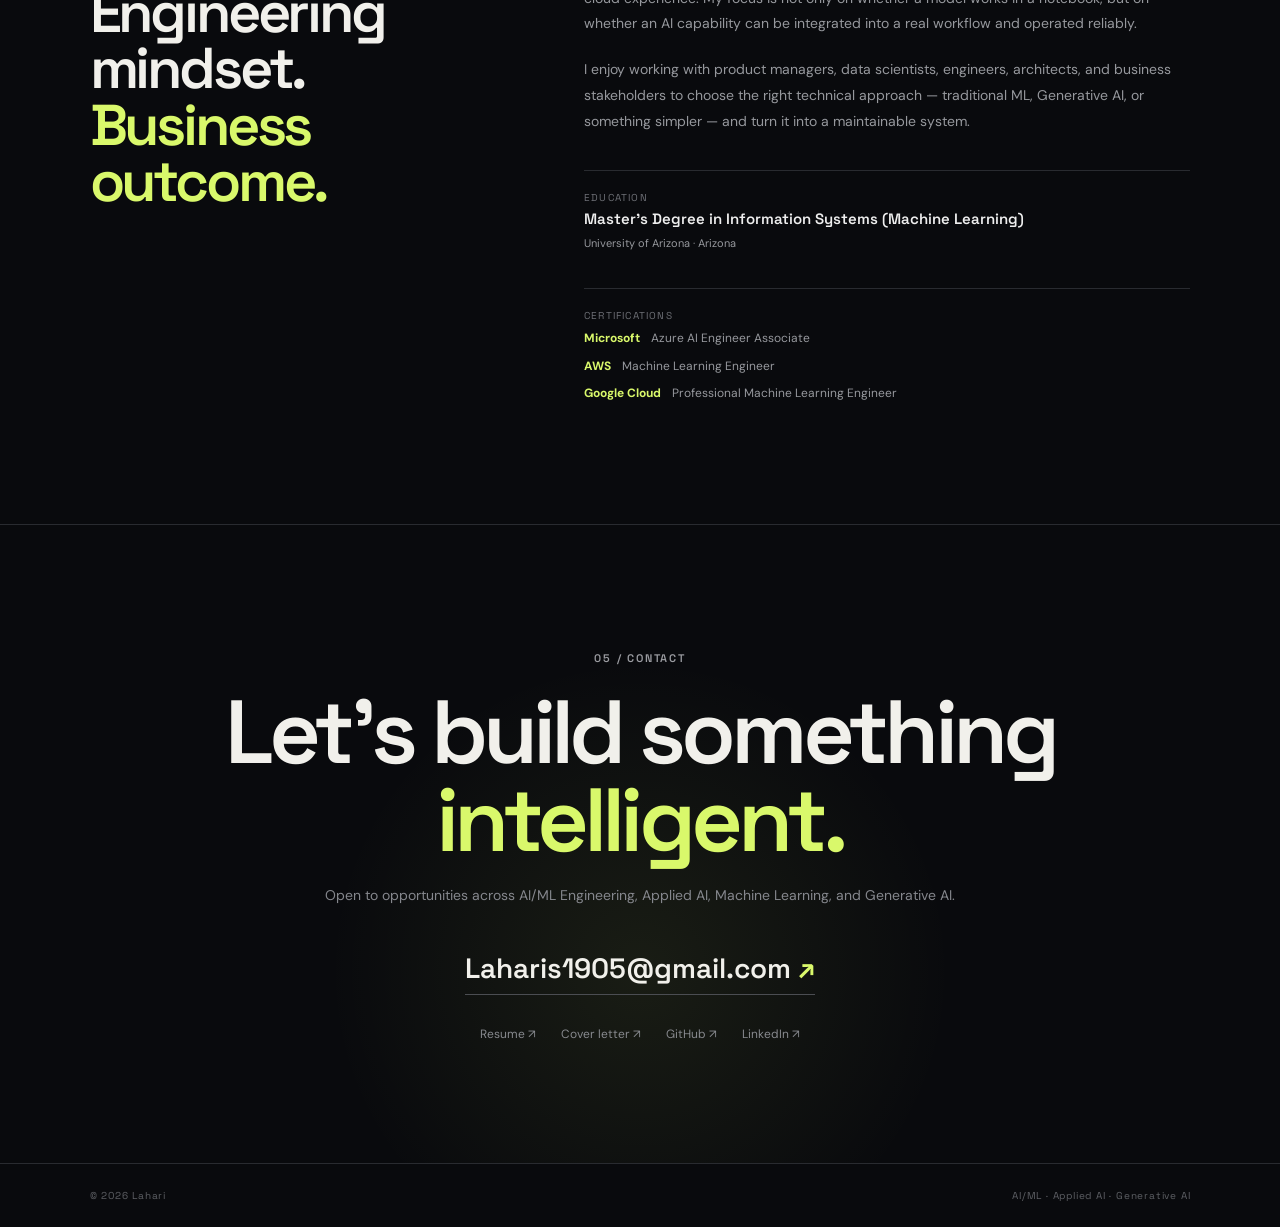
<file: index-github-fixed.html>
<!doctype html>
<html lang="en">
<head>
  <meta charset="UTF-8" />
  <meta name="viewport" content="width=device-width, initial-scale=1.0" />
  <meta name="description" content="Lahari — Senior AI/ML Engineer, Applied AI Engineer, Generative AI Engineer." />
  <title>Lahari — AI/ML Engineer</title>
  <link rel="preconnect" href="https://fonts.googleapis.com">
  <link rel="preconnect" href="https://fonts.gstatic.com" crossorigin>
  <link href="https://fonts.googleapis.com/css2?family=DM+Sans:wght@400;500;600;700&family=Space+Grotesk:wght@500;600;700&display=swap" rel="stylesheet">
  <link rel="stylesheet" href="styles.css" />
</head>
<body>
  <div class="noise"></div>
  <header class="nav">
    <a class="brand" href="#top"><span class="brand-mark">L</span><span>Lahari</span></a>
    <nav>
      <a href="#work">Work</a>
      <a href="#experience">Experience</a>
      <a href="#skills">Skills</a>
      <a href="#about">About</a>
      <a href="#contact">Contact</a>
    </nav>
    <a class="nav-cta" href="#contact">Let's connect <span>↗</span></a>
    <button class="menu" aria-label="Open menu">☰</button>
  </header>

  <main id="top">
    <section class="hero section">
      <div class="hero-copy">
        <div class="eyebrow"><span class="pulse"></span> AI/ML · Applied AI · Generative AI</div>
        <h1>Building AI systems<br><em>that work in the real world.</em></h1>
        <p class="hero-text">Senior AI/ML Engineer with 5+ years of experience turning ambiguous problems into reliable machine learning and intelligent applications — from data and models to APIs, cloud infrastructure, evaluation, and production monitoring.</p>
        <div class="hero-actions">
          <a class="button primary" href="#work">Explore my work <span>↓</span></a>
          <a class="button ghost" href="https://raw.githubusercontent.com/lakshmisatti/lahari-portfolio/main/Lahari-Resume.docx">Download resume <span>↗</span></a>
        </div>
        <div class="hero-meta">
          <span>Python</span><span>LLMs</span><span>RAG</span><span>MLOps</span><span>Cloud</span>
        </div>
      </div>
      <div class="hero-visual">
        <div class="orb"></div>
        <div class="grid-lines"></div>
        <div class="architecture-card">
          <div class="card-top"><span>AI SYSTEM</span><span class="live"><i></i> production-minded</span></div>
          <div class="flow">
            <div class="node"><b>01</b><strong>Data</strong><small>ingest · enrich</small></div>
            <div class="connector">→</div>
            <div class="node active"><b>02</b><strong>Retrieval</strong><small>semantic · hybrid</small></div>
            <div class="connector">→</div>
            <div class="node"><b>03</b><strong>LLM</strong><small>reason · generate</small></div>
          </div>
          <div class="flow second">
            <div class="node mini"><b>04</b><strong>Evaluate</strong><small>quality · safety</small></div>
            <div class="connector">→</div>
            <div class="node mini"><b>05</b><strong>Deploy</strong><small>API · cloud</small></div>
            <div class="connector">→</div>
            <div class="node mini"><b>06</b><strong>Monitor</strong><small>telemetry · drift</small></div>
          </div>
        </div>
      </div>
    </section>

    <section class="marquee"><div>AI ENGINEERING <span>✦</span> MACHINE LEARNING <span>✦</span> GENERATIVE AI <span>✦</span> PRODUCTION SYSTEMS <span>✦</span> RAG <span>✦</span> MLOPS <span>✦</span></div></section>

    <section class="section work" id="work">
      <div class="section-heading">
        <div><span class="kicker">01 / SELECTED WORK</span><h2>From idea to <em>intelligent product.</em></h2></div>
        <p>Practical AI work across document intelligence, retrieval, machine learning, NLP, APIs, evaluation, and cloud deployment.</p>
      </div>
      <article class="project-feature">
        <div class="project-visual">
          <div class="project-label">FEATURED PROJECT</div>
          <div class="doc-stack">
            <div class="doc d1"><span>POLICY.pdf</span><b>92%</b><small>confidence</small></div>
            <div class="doc d2"><span>REPORT.docx</span><b>18</b><small>entities found</small></div>
            <div class="doc d3"><span>CLAIM.pdf</span><b>7.4s</b><small>response time</small></div>
          </div>
          <div class="search-bar"><span>⌕</span> Find relevant information across documents...</div>
        </div>
        <div class="project-copy">
          <span class="kicker">01 — AI APPLICATION</span>
          <h3>Intelligent Document Processing & Decision Assistance Platform</h3>
          <p>Designed an AI-enabled workflow that ingests business documents, extracts and enriches content, retrieves relevant information, and delivers structured AI-assisted insights to downstream users and applications.</p>
          <div class="project-points">
            <div><span>01</span> Multi-source ingestion & preprocessing</div>
            <div><span>02</span> Retrieval across unstructured content</div>
            <div><span>03</span> Validation, confidence checks & human review</div>
            <div><span>04</span> Automated evaluation & production monitoring</div>
          </div>
          <div class="tags"><span>Python</span><span>Azure OpenAI</span><span>LangChain</span><span>Azure AI Search</span><span>FastAPI</span><span>MLflow</span><span>Kubernetes</span></div>
        </div>
      </article>
      <div class="project-grid">
        <article class="project-card">
          <div class="card-number">02</div>
          <span class="kicker">RETRIEVAL + LLM</span>
          <h3>Enterprise RAG & Hybrid Search</h3>
          <p>Semantic retrieval, keyword search, metadata filtering, reranking, context tuning, and evaluation patterns for grounded AI applications.</p>
          <div class="tags"><span>RAG</span><span>Embeddings</span><span>OpenSearch</span><span>pgvector</span></div>
        </article>
        <article class="project-card">
          <div class="card-number">03</div>
          <span class="kicker">AGENTIC AI</span>
          <h3>Tool-Using AI Workflows</h3>
          <p>Agent-based patterns where models select approved tools, retrieve information, invoke APIs, and complete multi-step tasks with controlled execution.</p>
          <div class="tags"><span>LangGraph</span><span>Function Calling</span><span>FastAPI</span><span>Guardrails</span></div>
        </article>
        <article class="project-card">
          <div class="card-number">04</div>
          <span class="kicker">ML + MLOPS</span>
          <h3>Production ML Lifecycle</h3>
          <p>Repeatable experimentation, model comparison, artifact management, deployment, monitoring, and drift-aware workflows for predictive systems.</p>
          <div class="tags"><span>PyTorch</span><span>scikit-learn</span><span>MLflow</span><span>Databricks</span></div>
        </article>
      </div>
    </section>

    <section class="section experience" id="experience">
      <div class="section-heading">
        <div><span class="kicker">02 / EXPERIENCE</span><h2>A career built <em>across the stack.</em></h2></div>
        <p>Progressing from analytics and data science into machine learning engineering and production Generative AI.</p>
      </div>
      <div class="timeline">
        <div class="timeline-item current">
          <div class="time">JUN 2025 — PRESENT</div>
          <div class="role"><h3>AI/ML Engineer</h3><strong>Centene Corporation · Remote</strong><p>Leading AI-powered application engineering across document ingestion, retrieval, LLM workflows, agents, evaluation, FastAPI services, Kubernetes, telemetry, and secure enterprise integration.</p></div>
        </div>
        <div class="timeline-item">
          <div class="time">APR 2023 — NOV 2024</div>
          <div class="role"><h3>Machine Learning Engineer</h3><strong>Agilisium · India</strong><p>Built forecasting, risk, customer behavior, anomaly detection, NLP, and predictive systems; introduced repeatable training, MLflow tracking, APIs, monitoring, and early Generative AI retrieval prototypes.</p></div>
        </div>
        <div class="timeline-item">
          <div class="time">FEB 2022 — MAR 2023</div>
          <div class="role"><h3>Data Scientist</h3><strong>Data Marshall Pvt Ltd · India</strong><p>Developed analytical and machine learning solutions using customer, operational, and transactional data, with modeling, experimentation, NLP, APIs, and cloud deployment.</p></div>
        </div>
        <div class="timeline-item">
          <div class="time">JUL 2020 — JAN 2022</div>
          <div class="role"><h3>Data Analyst</h3><strong>Lognormal Analytics · India</strong><p>Built SQL and Python data workflows, dashboards, reporting automation, data quality processes, and baseline predictive analytics foundations.</p></div>
        </div>
      </div>
    </section>

    <section class="section skills" id="skills">
      <div class="section-heading">
        <div><span class="kicker">03 / TOOLKIT</span><h2>Tools I use to <em>ship.</em></h2></div>
      </div>
      <div class="skills-grid">
        <div class="skill-block"><span>01</span><h3>Generative AI</h3><p>LLMs · Azure OpenAI · Amazon Bedrock · OpenAI APIs · Prompt Engineering · RAG · Embeddings · Function Calling · LangChain · LangGraph · LlamaIndex · AI Agents</p></div>
        <div class="skill-block"><span>02</span><h3>ML & Deep Learning</h3><p>Python · scikit-learn · XGBoost · LightGBM · CatBoost · PyTorch · TensorFlow · Keras · Transformers · Hugging Face · NLP</p></div>
        <div class="skill-block"><span>03</span><h3>Search & Data</h3><p>Azure AI Search · OpenSearch · Elasticsearch · Pinecone · FAISS · pgvector · Chroma · Spark · Databricks · Airflow · Kafka · Delta Lake</p></div>
        <div class="skill-block"><span>04</span><h3>MLOps & Cloud</h3><p>MLflow · Kubeflow · Azure ML · SageMaker · AWS · Azure · GCP · Docker · Kubernetes · Helm · Terraform · CI/CD</p></div>
        <div class="skill-block"><span>05</span><h3>Backend Engineering</h3><p>FastAPI · Flask · REST APIs · Microservices · PostgreSQL · MySQL · MongoDB · Redis · Snowflake · DynamoDB</p></div>
        <div class="skill-block"><span>06</span><h3>Responsible AI</h3><p>Guardrails · IAM · RBAC · PII Protection · Prompt Injection Defense · Model Governance · Monitoring · OpenTelemetry · Prometheus · Grafana</p></div>
      </div>
    </section>

    <section class="section about" id="about">
      <div class="about-card">
        <div><span class="kicker">04 / ABOUT</span><h2>Engineering mindset.<br><em>Business outcome.</em></h2></div>
        <div class="about-copy">
          <p>I bring a practical blend of machine learning, software engineering, data engineering, and cloud experience. My focus is not only on whether a model works in a notebook, but on whether an AI capability can be integrated into a real workflow and operated reliably.</p>
          <p>I enjoy working with product managers, data scientists, engineers, architects, and business stakeholders to choose the right technical approach — traditional ML, Generative AI, or something simpler — and turn it into a maintainable system.</p>
          <div class="education"><span>EDUCATION</span><strong>Master's Degree in Information Systems (Machine Learning)</strong><small>University of Arizona · Arizona</small></div>
          <div class="certs"><span>CERTIFICATIONS</span><div><b>Microsoft</b> Azure AI Engineer Associate</div><div><b>AWS</b> Machine Learning Engineer</div><div><b>Google Cloud</b> Professional Machine Learning Engineer</div></div>
        </div>
      </div>
    </section>

    <section class="section contact" id="contact">
      <div class="contact-inner">
        <span class="kicker">05 / CONTACT</span>
        <h2>Let's build something<br><em>intelligent.</em></h2>
        <p>Open to opportunities across AI/ML Engineering, Applied AI, Machine Learning, and Generative AI.</p>
        <a class="email" href="mailto:Laharis1905@gmail.com">Laharis1905@gmail.com <span>↗</span></a>
        <div class="contact-links">
          <a href="https://raw.githubusercontent.com/lakshmisatti/lahari-portfolio/main/Lahari-Resume.docx">Resume ↗</a>
          <a href="https://raw.githubusercontent.com/lakshmisatti/lahari-portfolio/main/Lahari-Cover-Letter.docx">Cover letter ↗</a>
          <a href="https://github.com/" target="_blank" rel="noopener">GitHub ↗</a>
          <a href="https://www.linkedin.com/" target="_blank" rel="noopener">LinkedIn ↗</a>
        </div>
      </div>
    </section>
  </main>
  <footer><span>© 2026 Lahari</span><span>AI/ML · Applied AI · Generative AI</span></footer>
  <script src="script.js"></script>
</body>
</html>
</file>
<file: styles.css>
*{box-sizing:border-box}html{scroll-behavior:smooth}body{margin:0;background:#090a0d;color:#f1f0eb;font-family:"DM Sans",sans-serif;line-height:1.5}.noise{position:fixed;inset:0;pointer-events:none;opacity:.045;z-index:20;background-image:url("data:image/svg+xml,%3Csvg viewBox='0 0 180 180' xmlns='http://www.w3.org/2000/svg'%3E%3Cfilter id='n'%3E%3CfeTurbulence type='fractalNoise' baseFrequency='.9' numOctaves='3' stitchTiles='stitch'/%3E%3C/filter%3E%3Crect width='100%25' height='100%25' filter='url(%23n)' opacity='.5'/%3E%3C/svg%3E")}a{color:inherit;text-decoration:none}.nav{height:76px;display:flex;align-items:center;justify-content:space-between;padding:0 5vw;border-bottom:1px solid #24262b;position:sticky;top:0;z-index:15;background:rgba(9,10,13,.84);backdrop-filter:blur(14px)}.brand{font:700 20px "Space Grotesk";display:flex;align-items:center;gap:10px}.brand-mark{width:30px;height:30px;border:1px solid #d9f86b;border-radius:50%;display:grid;place-items:center;color:#d9f86b}.nav nav{display:flex;gap:30px;color:#a8a9ac;font-size:13px}.nav nav a:hover,.contact-links a:hover{color:#d9f86b}.nav-cta{font-size:13px;border:1px solid #34363c;border-radius:100px;padding:9px 15px}.nav-cta span{color:#d9f86b}.menu{display:none;background:none;border:0;color:white;font-size:22px}.section{padding:120px 7vw;max-width:1500px;margin:auto}.hero{min-height:calc(100vh - 76px);display:grid;grid-template-columns:1.08fr .92fr;align-items:center;gap:5vw;padding-top:80px}.eyebrow,.kicker{font:600 11px "Space Grotesk";letter-spacing:.16em;color:#9b9ca1}.eyebrow{display:flex;align-items:center;gap:9px;margin-bottom:28px}.pulse{width:7px;height:7px;background:#d9f86b;border-radius:50%;box-shadow:0 0 18px #d9f86b}.hero h1,h2{font:600 clamp(45px,6.2vw,88px)/.98 "Space Grotesk";letter-spacing:-.055em;margin:0}.hero h1 em,h2 em{font-style:normal;color:#d9f86b}.hero-text{max-width:650px;color:#a8a9ad;font-size:17px;line-height:1.75;margin:32px 0}.hero-actions{display:flex;gap:12px;flex-wrap:wrap}.button{padding:13px 18px;border-radius:100px;font-weight:600;font-size:13px}.button.primary{background:#d9f86b;color:#0a0b0d}.button.ghost{border:1px solid #34363c}.button span{margin-left:8px}.hero-meta{display:flex;gap:18px;margin-top:38px;color:#686a70;font:11px "Space Grotesk";text-transform:uppercase;letter-spacing:.1em}.hero-visual{height:500px;position:relative;display:grid;place-items:center}.orb{position:absolute;width:350px;height:350px;border-radius:50%;background:radial-gradient(circle at 40% 35%,rgba(217,248,107,.2),transparent 60%);filter:blur(2px)}.grid-lines{position:absolute;inset:0;background-image:linear-gradient(#24262b 1px,transparent 1px),linear-gradient(90deg,#24262b 1px,transparent 1px);background-size:55px 55px;opacity:.35;mask-image:radial-gradient(circle,#000 20%,transparent 72%)}.architecture-card{position:relative;width:min(100%,570px);border:1px solid #303238;background:rgba(14,16,20,.86);padding:25px;box-shadow:0 30px 80px rgba(0,0,0,.45);transform:rotate(-2deg)}.card-top{display:flex;justify-content:space-between;color:#6f7177;font:10px "Space Grotesk";letter-spacing:.14em;margin-bottom:22px}.live{color:#aeb0b4}.live i{display:inline-block;width:6px;height:6px;border-radius:50%;background:#d9f86b;margin-right:6px}.flow{display:grid;grid-template-columns:1fr 24px 1fr 24px 1fr;align-items:center;gap:8px}.flow.second{margin-top:13px}.connector{color:#4e5057;text-align:center}.node{padding:17px 12px;border:1px solid #2b2d32;background:#111318}.node.active{border-color:#d9f86b;box-shadow:0 0 30px rgba(217,248,107,.08)}.node b{font:10px "Space Grotesk";color:#d9f86b}.node strong{display:block;font:600 15px "Space Grotesk";margin-top:5px}.node small{display:block;color:#707279;font-size:9px;margin-top:3px}.node.mini{padding:13px 10px}.node.mini strong{font-size:12px}.marquee{overflow:hidden;border-top:1px solid #24262b;border-bottom:1px solid #24262b;padding:17px 0;color:#6e7075;white-space:nowrap;font:600 11px "Space Grotesk";letter-spacing:.15em}.marquee div{animation:scroll 28s linear infinite}.marquee span{color:#d9f86b;margin:0 35px}@keyframes scroll{to{transform:translateX(-30%)}}.section-heading{display:flex;justify-content:space-between;gap:60px;align-items:end;margin-bottom:65px}.section-heading h2{font-size:clamp(38px,5vw,68px);margin-top:12px}.section-heading>p{max-width:430px;color:#8d8f95;font-size:14px;line-height:1.8}.project-feature{display:grid;grid-template-columns:1fr 1fr;border:1px solid #292b30;background:#0d0f13}.project-visual{min-height:520px;background:radial-gradient(circle at 50% 35%,#1b211b,transparent 48%),#0a0c0f;position:relative;overflow:hidden;padding:25px}.project-label{font:10px "Space Grotesk";color:#73757b;letter-spacing:.15em}.doc-stack{height:340px;position:relative}.doc{position:absolute;width:230px;height:275px;border:1px solid #3a3c40;background:#14161b;padding:20px;display:flex;flex-direction:column;justify-content:flex-end;box-shadow:20px 25px 50px #050506}.doc span{font:10px "Space Grotesk";color:#85878d}.doc b{font:45px "Space Grotesk";color:#d9f86b;line-height:1;margin-top:auto}.doc small{color:#777980}.d1{left:13%;top:40px;transform:rotate(-8deg)}.d2{left:31%;top:20px;transform:rotate(4deg);z-index:2}.d3{left:48%;top:55px;transform:rotate(11deg);z-index:3}.search-bar{position:absolute;bottom:25px;left:25px;right:25px;border:1px solid #34363b;padding:15px;color:#696b71;font-size:11px;background:#0d0f12}.search-bar span{color:#d9f86b;font-size:17px;margin-right:8px}.project-copy{padding:55px}.project-copy h3{font:600 33px/1.1 "Space Grotesk";letter-spacing:-.03em;margin:15px 0 20px}.project-copy>p{color:#989a9f;line-height:1.8;font-size:14px}.project-points{border-top:1px solid #292b30;margin-top:28px}.project-points div{padding:12px 0;border-bottom:1px solid #292b30;font-size:12px}.project-points span{color:#d9f86b;font:10px "Space Grotesk";margin-right:14px}.tags{display:flex;flex-wrap:wrap;gap:7px;margin-top:22px}.tags span{font-size:10px;color:#a7a9ad;border:1px solid #303238;padding:6px 9px;border-radius:100px}.project-grid{display:grid;grid-template-columns:repeat(3,1fr);gap:1px;background:#292b30;margin-top:1px}.project-card{background:#0d0f13;padding:35px;min-height:300px;position:relative}.card-number{font:11px "Space Grotesk";color:#d9f86b;margin-bottom:45px}.project-card h3{font:600 24px "Space Grotesk";margin:10px 0}.project-card p{font-size:13px;color:#818389;line-height:1.7}.timeline{border-top:1px solid #292b30}.timeline-item{display:grid;grid-template-columns:220px 1fr;gap:40px;padding:38px 0;border-bottom:1px solid #292b30}.time{font:10px "Space Grotesk";letter-spacing:.1em;color:#6e7076;padding-top:7px}.role h3{font:600 27px "Space Grotesk";margin:0}.role strong{font-size:12px;color:#d9f86b;display:block;margin:5px 0 12px}.role p{max-width:800px;color:#85878d;font-size:13px;line-height:1.8;margin:0}.current .role h3:after{content:"CURRENT";font:9px "Space Grotesk";color:#0a0b0d;background:#d9f86b;border-radius:100px;padding:5px 8px;margin-left:12px;vertical-align:middle;letter-spacing:.08em}.skills{background:#0c0e11;max-width:none}.skills>.section-heading,.skills>.skills-grid{max-width:1300px;margin-left:auto;margin-right:auto}.skills-grid{display:grid;grid-template-columns:repeat(3,1fr);gap:1px;background:#292b30}.skill-block{background:#0c0e11;padding:30px;min-height:210px}.skill-block>span{color:#d9f86b;font:10px "Space Grotesk"}.skill-block h3{font:600 20px "Space Grotesk";margin:25px 0 10px}.skill-block p{color:#818389;font-size:12px;line-height:1.8;margin:0}.about-card{display:grid;grid-template-columns:.8fr 1.2fr;gap:90px;border-top:1px solid #292b30;padding-top:70px}.about h2{font-size:clamp(38px,4.5vw,62px)}.about-copy{color:#96989d;font-size:14px;line-height:1.85}.about-copy p{margin-top:0;margin-bottom:20px}.education,.certs{border-top:1px solid #292b30;margin-top:35px;padding-top:20px;display:grid;gap:5px}.education span,.certs>span{font:10px "Space Grotesk";color:#6d6f75;letter-spacing:.12em}.education strong{color:#eee;font:600 15px "Space Grotesk"}.education small{font-size:11px}.certs div{font-size:12px}.certs b{color:#d9f86b;margin-right:8px}.contact{max-width:none;text-align:center;border-top:1px solid #292b30;background:radial-gradient(circle at 50% 70%,rgba(217,248,107,.08),transparent 40%)}.contact-inner{max-width:900px;margin:auto}.contact h2{margin:20px 0;font-size:clamp(52px,7vw,95px)}.contact p{color:#85878d;font-size:14px}.email{display:inline-block;margin:30px 0;font:600 clamp(18px,2.5vw,28px) "Space Grotesk";border-bottom:1px solid #4b4d52;padding-bottom:8px}.email span{color:#d9f86b}.contact-links{display:flex;justify-content:center;gap:25px;font-size:12px;color:#87898e}.contact-links a:hover{color:#d9f86b}footer{border-top:1px solid #292b30;padding:25px 7vw;display:flex;justify-content:space-between;color:#5e6065;font:10px "Space Grotesk";letter-spacing:.08em}@media(max-width:900px){.nav nav,.nav-cta{display:none}.menu{display:block}.hero{grid-template-columns:1fr;padding-top:60px}.hero-visual{height:400px}.project-feature{grid-template-columns:1fr}.project-grid,.skills-grid{grid-template-columns:1fr}.section-heading,.about-card{display:block}.section-heading>p{margin-top:20px}.about-copy{margin-top:40px}.timeline-item{grid-template-columns:1fr;gap:10px}.section{padding:85px 6vw}.project-copy{padding:35px}.doc.d1{left:5%}.doc.d2{left:25%}.doc.d3{left:45%}}@media(max-width:520px){.hero h1{font-size:48px}.hero-meta{gap:10px;flex-wrap:wrap}.hero-visual{height:330px}.architecture-card{padding:14px}.node{padding:10px 7px}.node strong{font-size:11px}.node small{font-size:7px}.project-visual{min-height:450px}.doc{width:170px;height:230px}.d1{left:0}.d2{left:18%}.d3{left:36%}.contact-links{flex-wrap:wrap}.nav{padding:0 6vw}}
</file>
